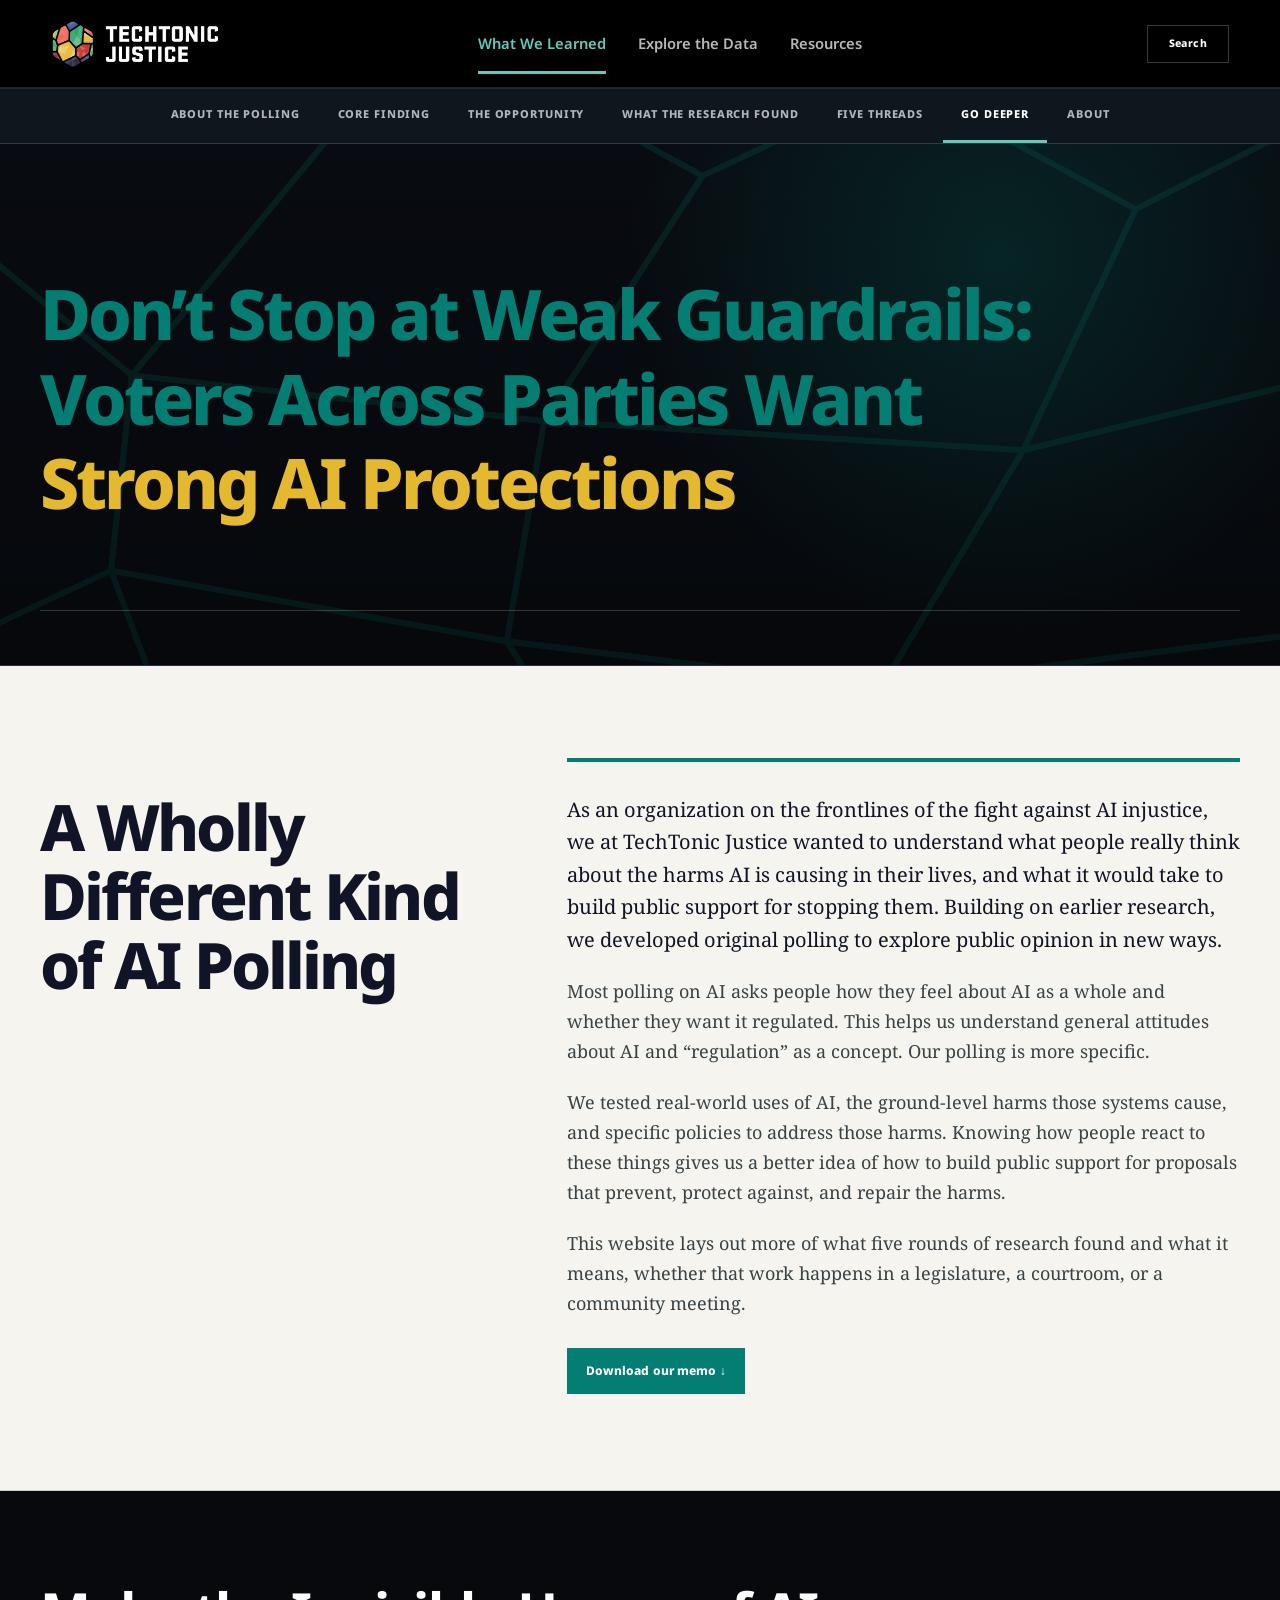
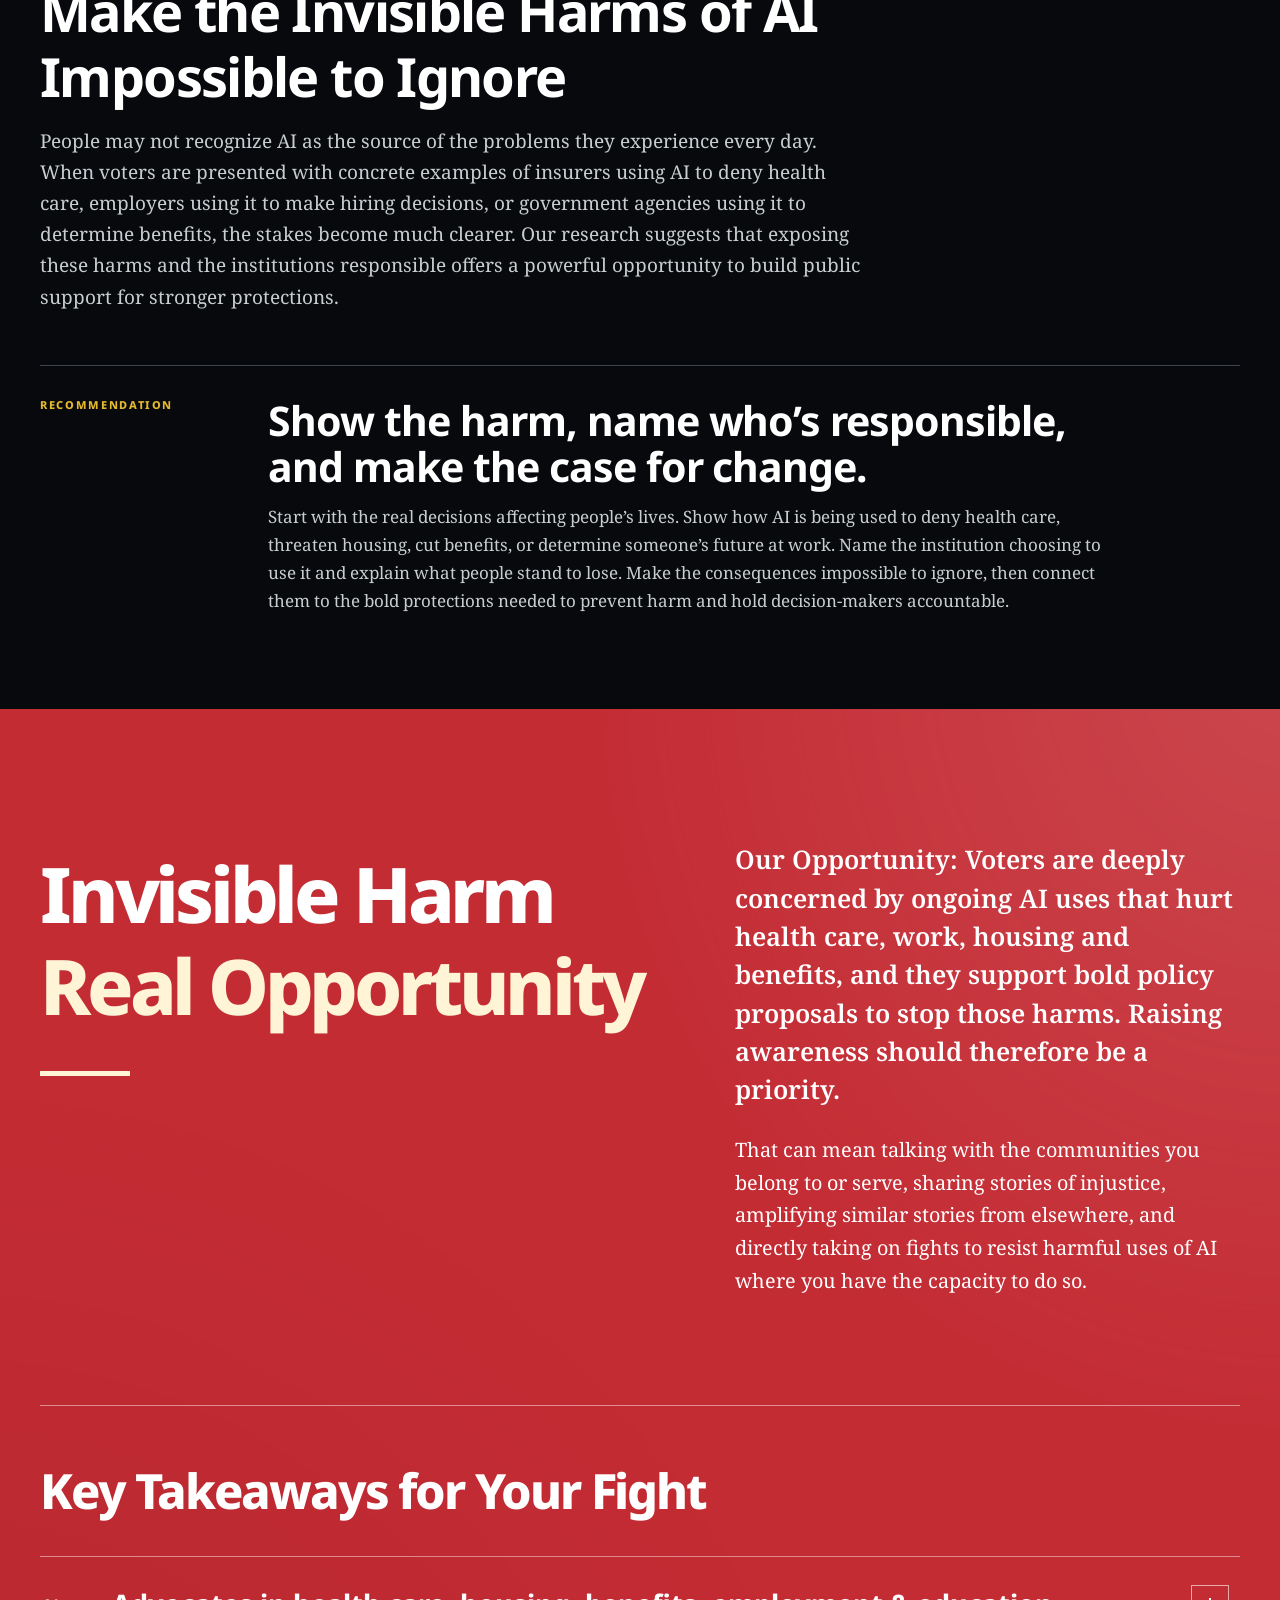
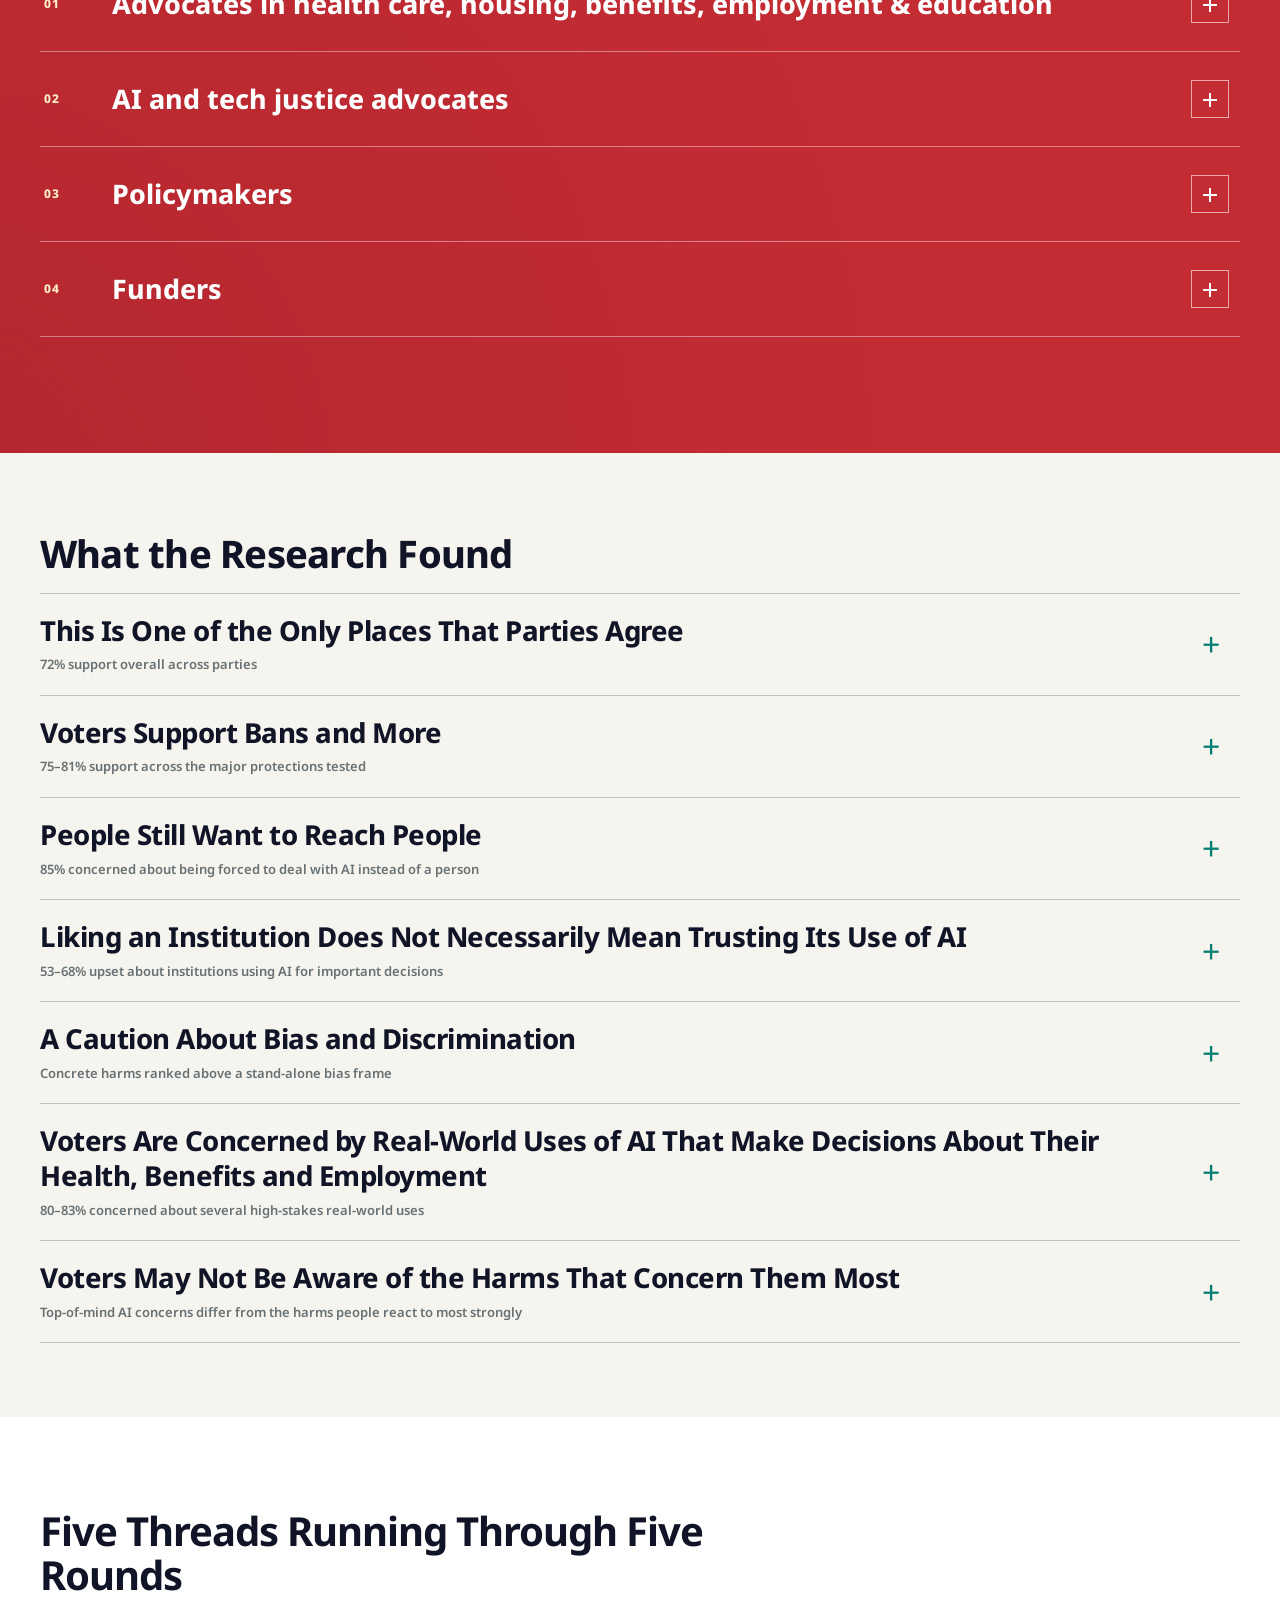
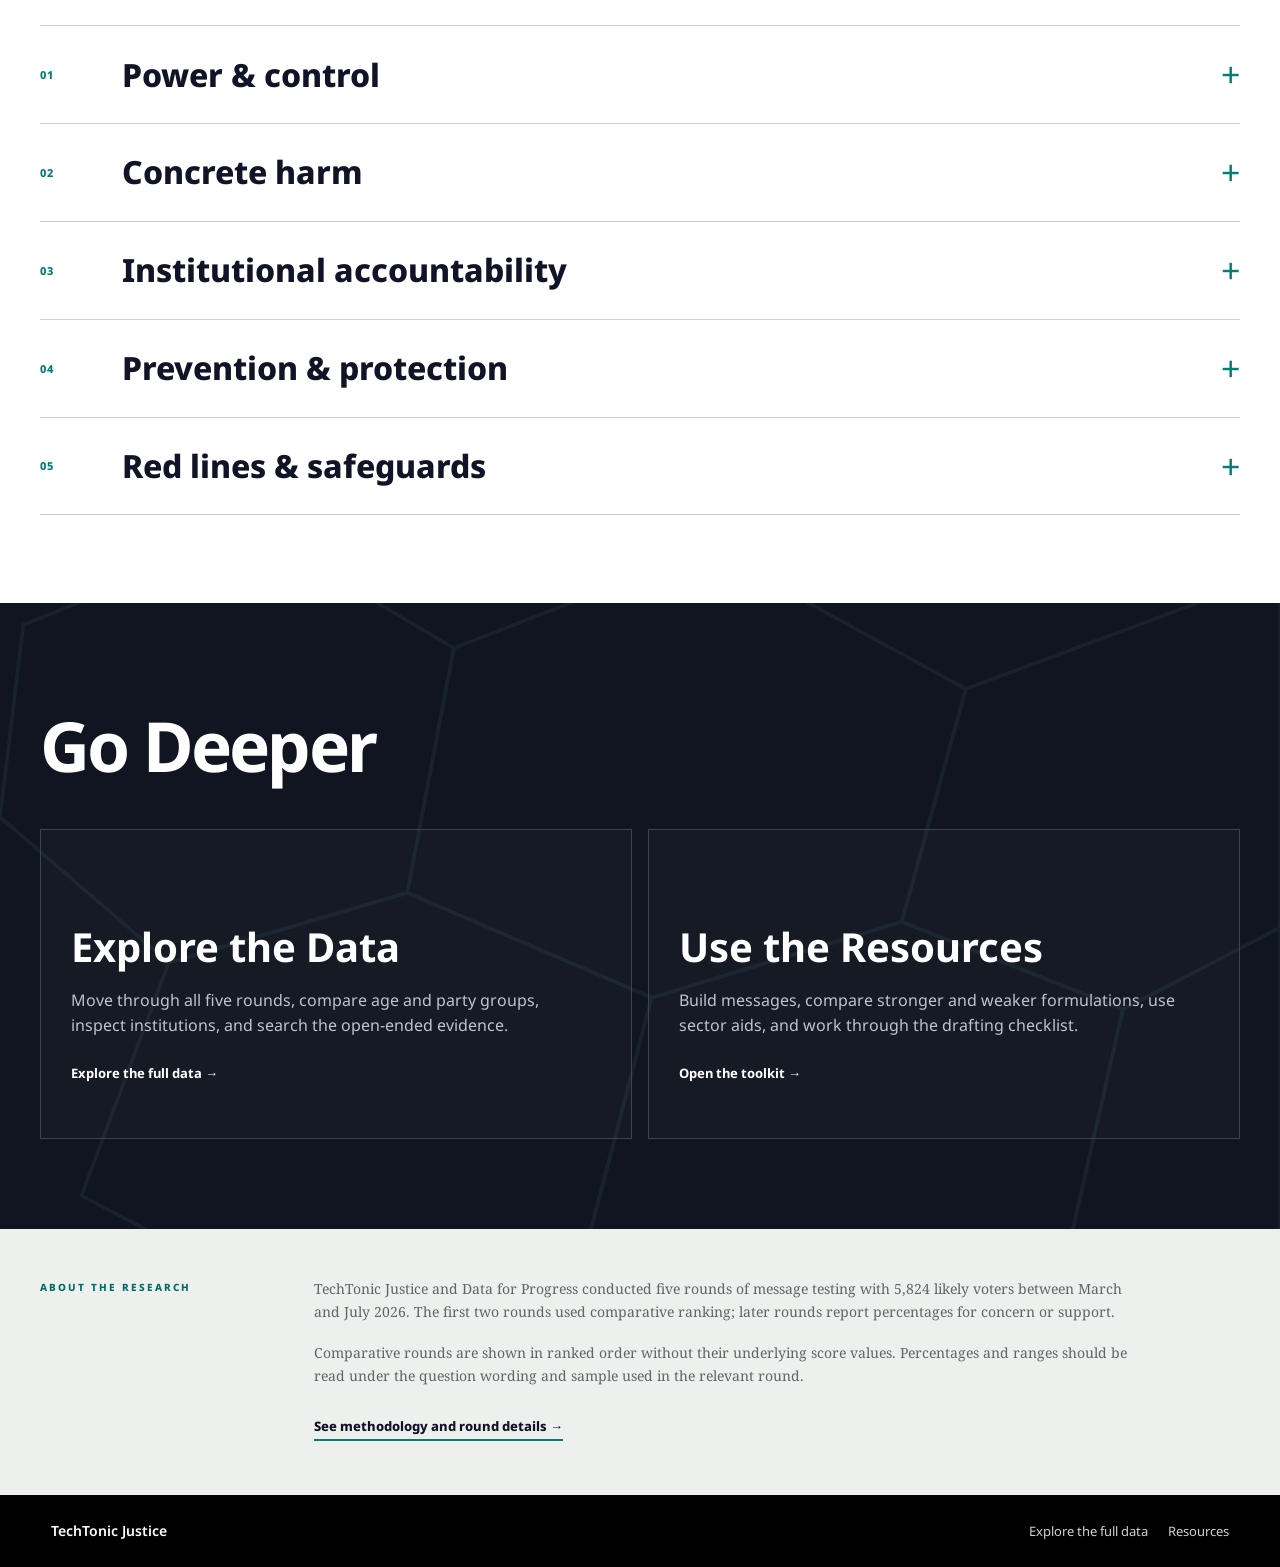
<file: index.html>
<!doctype html>
<html lang="en">
<head>
<meta charset="utf-8" />
<meta name="viewport" content="width=device-width, initial-scale=1" />
<meta name="robots" content="noindex, nofollow, noarchive" />
<meta name="googlebot" content="noindex, nofollow, noarchive" />
<title>TechTonic Justice — Message Testing Research</title>
<link rel="preconnect" href="https://fonts.googleapis.com">
<link rel="preconnect" href="https://fonts.gstatic.com" crossorigin>
<link href="https://fonts.googleapis.com/css2?family=Noto+Sans:wght@400;500;600;700;800&family=Noto+Serif:ital,wght@0,400;0,600;1,400;1,600&display=swap" rel="stylesheet">
<style>
:root{
  --jade:#047E72; --dark-blue:#2D2A40; --burnt:#83161E; --red:#C42C34;
  --green:#00A26A; --lime:#92B93E; --medium-blue:#395399; --earth:#AB604D;
  --marigold:#E4B82F; --coral:#EC5E55; --light-gray:#F1F2F2; --black:#000; --white:#fff;
  --accent:#047E72; --scene-bg:#fff; --scene-text:#111426;
}
*{box-sizing:border-box}
html,body{margin:0;width:100%;min-height:100%;background:#000;color:#111426}
body{font-family:"Noto Serif",Georgia,serif;overflow:hidden}
a,button{font:inherit}
.app{height:100vh;min-height:720px;display:grid;grid-template-rows:88px 1fr 72px;background:#000}
.header{background:#000;color:#fff;display:flex;align-items:center;justify-content:space-between;padding:0 5.2vw;border-bottom:1px solid rgba(255,255,255,.13)}
.logo{height:50px;width:auto;display:block}
.nav{display:flex;gap:44px;align-items:center;font-family:"Noto Sans",Arial,sans-serif;font-size:15px;font-weight:600}
.nav a{color:#fff;text-decoration:none;opacity:.72;padding:31px 0 25px;border-bottom:3px solid transparent}
.nav a.active{opacity:1;border-bottom-color:var(--jade)}
.ux-site-search-trigger{min-width:82px;height:38px;margin-left:24px;padding:0 12px;border:1px solid rgba(255,255,255,.22);background:transparent;color:#fff;font-family:"Noto Sans",Arial,sans-serif;font-size:10.5px;font-weight:700;letter-spacing:.04em;cursor:pointer}
.ux-site-search-trigger:hover{background:rgba(255,255,255,.04)}
.stage{position:relative;overflow:hidden;background:var(--scene-bg);color:var(--scene-text);transition:background .55s ease,color .55s ease}
.stage::before{content:"";position:absolute;inset:0;pointer-events:none;opacity:.07;background-image:url("data:image/svg+xml,%3Csvg xmlns='http://www.w3.org/2000/svg' viewBox='0 0 800 600'%3E%3Cg fill='none' stroke='%23047E72' stroke-width='7'%3E%3Cpath d='M25 70 155 15 260 85 240 235 110 280 0 205Z'/%3E%3Cpath d='M260 85 400 25 535 110 510 255 370 300 240 235Z'/%3E%3Cpath d='M535 110 700 45 800 120 800 290 650 330 510 255Z'/%3E%3Cpath d='M110 280 240 235 370 300 350 455 205 500 80 425Z'/%3E%3Cpath d='M370 300 510 255 650 330 620 485 485 540 350 455Z'/%3E%3Cpath d='M650 330 800 290 800 600 620 485Z'/%3E%3C/g%3E%3C/svg%3E");background-size:cover;background-position:right center}
.scene{position:absolute;inset:0;display:grid;grid-template-columns:minmax(0,1.28fr) minmax(370px,.72fr);opacity:1;transform:translateY(0);transition:opacity .38s ease,transform .38s ease}
.stage.changing .scene{opacity:0;transform:translateY(18px)}
.story{position:relative;z-index:2;padding:5.8vh 5vw 8.5vh 6vw;display:flex;flex-direction:column;justify-content:center;min-width:0}
.eyebrow{font-family:"Noto Sans",Arial,sans-serif;font-size:12px;letter-spacing:.24em;text-transform:uppercase;font-weight:700;color:var(--accent);margin-bottom:18px}
.scene-index{display:flex;align-items:center;gap:12px;font-family:"Noto Sans",Arial,sans-serif;font-size:13px;font-weight:700;letter-spacing:.08em;text-transform:uppercase;margin-bottom:25px;opacity:.72}
.scene-index .rule{width:48px;height:3px;background:var(--accent)}
.title{font-family:"Noto Sans",Arial,sans-serif;font-weight:800;letter-spacing:-.052em;line-height:.94;font-size:clamp(58px,5.5vw,96px);max-width:980px;margin:0 0 28px;color:inherit}
.title .just{color:var(--accent)}
.stage.intro .title{font-size:clamp(46px,4.15vw,70px);line-height:1.02;letter-spacing:-.045em;max-width:920px}
.stage.intro .title .just{display:block;font-size:clamp(72px,6.1vw,108px);line-height:.94;letter-spacing:-.055em;margin-top:18px}
.lede{font-size:clamp(21px,1.65vw,29px);line-height:1.46;max-width:820px;margin:0 0 36px;color:inherit;opacity:.83}
.headline-block{max-width:900px;border-top:1px solid rgba(17,20,38,.18);padding-top:24px;display:grid;grid-template-columns:240px 1fr;gap:28px}
.stage.dark .headline-block{border-top-color:rgba(255,255,255,.20)}
.headline-label{font-family:"Noto Sans",Arial,sans-serif;font-size:12px;letter-spacing:.18em;text-transform:uppercase;font-weight:700;color:var(--accent)}
.headline-copy{font-size:18px;line-height:1.55;opacity:.78}
.visual{position:relative;z-index:2;background:#000;color:#fff;display:flex;align-items:center;justify-content:center;padding:5vh 4.4vw;overflow:hidden;border-left:1px solid rgba(0,0,0,.10)}
.visual::before{content:"";position:absolute;inset:-7%;opacity:.20;background-image:url("data:image/svg+xml,%3Csvg xmlns='http://www.w3.org/2000/svg' viewBox='0 0 600 800'%3E%3Cg fill='none' stroke='%23ffffff' stroke-width='4'%3E%3Cpath d='M62 18 206 0 306 102 284 250 146 294 18 188Z'/%3E%3Cpath d='M306 102 442 52 600 138 600 280 470 330 284 250Z'/%3E%3Cpath d='M18 188 146 294 130 446 20 496 0 430 0 220Z'/%3E%3Cpath d='M146 294 284 250 470 330 440 500 268 554 130 446Z'/%3E%3Cpath d='M470 330 600 280 600 540 540 574 440 500Z'/%3E%3Cpath d='M20 496 130 446 268 554 240 722 92 770 0 680 0 526Z'/%3E%3Cpath d='M268 554 440 500 540 574 512 746 354 800 240 722Z'/%3E%3Cpath d='M540 574 600 540 600 800 512 746Z'/%3E%3C/g%3E%3C/svg%3E");background-size:cover}
.visual::after{content:"";position:absolute;inset:0;background:linear-gradient(180deg,color-mix(in srgb,var(--accent) 35%,transparent),transparent 44%,rgba(0,0,0,.32));opacity:.78}
.visual-inner{position:relative;z-index:2;width:100%;max-width:520px}
.visual-kicker{font-family:"Noto Sans",Arial,sans-serif;font-size:12px;letter-spacing:.22em;text-transform:uppercase;color:rgba(255,255,255,.72);margin-bottom:20px}
.intro-words{display:grid;gap:8px;margin-top:12px}
.intro-word{font-family:"Noto Sans",Arial,sans-serif;font-size:clamp(38px,4vw,66px);font-weight:800;letter-spacing:-.035em;line-height:1;color:#fff}
.intro-word:nth-child(1){color:var(--jade)} .intro-word:nth-child(2){color:var(--marigold)} .intro-word:nth-child(3){color:var(--coral)}
.big-number{font-family:"Noto Sans",Arial,sans-serif;font-size:clamp(96px,9vw,168px);line-height:.82;font-weight:800;letter-spacing:-.06em;color:var(--accent);margin:0 0 22px}
.visual h2{font-family:"Noto Sans",Arial,sans-serif;font-size:32px;line-height:1.1;margin:0 0 14px;color:#fff}
.visual p{font-size:18px;line-height:1.48;margin:0 0 28px;color:rgba(255,255,255,.85)}
.bars{display:flex;flex-direction:column;gap:14px}
.bar-row{display:grid;grid-template-columns:1fr 64px;gap:14px;align-items:end}
.bar-label{font-family:"Noto Sans",Arial,sans-serif;font-size:13px;line-height:1.25;color:#fff}
.track{height:10px;background:rgba(255,255,255,.14);border-radius:999px;overflow:hidden;margin-top:8px}
.fill{height:100%;background:linear-gradient(90deg,color-mix(in srgb,var(--accent) 78%,white),var(--accent));border-radius:999px}
.bar-value{font-family:"Noto Sans",Arial,sans-serif;font-weight:700;font-size:18px;text-align:right;color:#fff}
.method{margin-top:24px;padding-top:18px;border-top:1px solid rgba(255,255,255,.18);font-family:"Noto Sans",Arial,sans-serif;font-size:12px;line-height:1.5;color:rgba(255,255,255,.64)}
.controls{position:absolute;z-index:8;left:6vw;right:4.4vw;bottom:3.2vh;display:flex;align-items:center;gap:20px}
.progress{display:flex;gap:8px;flex:1;max-width:620px}
.segment{height:4px;flex:1;background:rgba(100,104,118,.22);overflow:hidden;border-radius:999px}.stage.dark .segment{background:rgba(255,255,255,.16)}
.segment span{display:block;height:100%;width:0;background:var(--accent)}
.segment.done span{width:100%}.segment.active span{animation:fill 3s linear forwards}
@keyframes fill{from{width:0}to{width:100%}}
.control{border:0;background:transparent;color:inherit;font-family:"Noto Sans",Arial,sans-serif;font-size:14px;font-weight:700;cursor:pointer;opacity:.76}.control:hover{opacity:1;text-decoration:underline}
.footer{background:#000;color:#fff;display:flex;align-items:center;justify-content:space-between;padding:0 5.2vw;font-family:"Noto Sans",Arial,sans-serif}
.footer-left{font-size:14px;font-weight:600}.footer-links{display:flex;gap:36px;font-size:13px}.footer a{color:#fff;text-decoration:none;opacity:.82}
.completion{position:absolute;inset:0;z-index:20;display:none;background:#fff;color:#111426;grid-template-columns:1.05fr .95fr}
.completion.show{display:grid}.completion-left{padding:9vh 7vw;display:flex;flex-direction:column;justify-content:center}.completion-right{background:#000;position:relative;display:flex;align-items:center;justify-content:center;padding:7vw;color:#fff;overflow:hidden}.completion-right::before{content:"";position:absolute;inset:0;opacity:.16;background-image:url("data:image/svg+xml,%3Csvg xmlns='http://www.w3.org/2000/svg' viewBox='0 0 600 800'%3E%3Cg fill='none' stroke='%23ffffff' stroke-width='4'%3E%3Cpath d='M62 18 206 0 306 102 284 250 146 294 18 188Z'/%3E%3Cpath d='M306 102 442 52 600 138 600 280 470 330 284 250Z'/%3E%3Cpath d='M18 188 146 294 130 446 20 496 0 430 0 220Z'/%3E%3Cpath d='M146 294 284 250 470 330 440 500 268 554 130 446Z'/%3E%3Cpath d='M470 330 600 280 600 540 540 574 440 500Z'/%3E%3Cpath d='M20 496 130 446 268 554 240 722 92 770 0 680 0 526Z'/%3E%3Cpath d='M268 554 440 500 540 574 512 746 354 800 240 722Z'/%3E%3Cpath d='M540 574 600 540 600 800 512 746Z'/%3E%3C/g%3E%3C/svg%3E");background-size:cover}.completion h1{font-family:"Noto Sans",Arial,sans-serif;font-size:clamp(60px,6vw,98px);line-height:.96;letter-spacing:-.05em;margin:0 0 26px}.completion p{font-size:24px;line-height:1.45;max-width:700px;margin:0 0 32px}.choices{display:flex;gap:14px;flex-wrap:wrap}.choice{font-family:"Noto Sans",Arial,sans-serif;font-weight:700;text-decoration:none;padding:14px 20px;border:2px solid #000;color:#000;background:#fff}.choice.primary{background:#000;color:#fff}.completion-right blockquote{position:relative;z-index:2;font-size:32px;line-height:1.42;margin:0;max-width:440px}
@media(max-width:980px){body{overflow:auto}.app{height:auto;min-height:100vh;grid-template-rows:76px auto 72px}.header{padding:0 24px}.logo{height:42px}.nav{gap:18px;font-size:12px}.ux-site-search-trigger{min-width:76px;height:34px;margin-left:12px}.nav a{padding:28px 0 22px}.stage{min-height:980px}.scene{grid-template-columns:1fr;position:relative}.story{padding:52px 28px 120px}.visual{padding:46px 28px 70px}.controls{left:28px;right:28px;bottom:28px}.headline-block{grid-template-columns:1fr;gap:10px}.footer{padding:0 24px}.completion.show{grid-template-columns:1fr}.completion-right{display:none}}
</style>
<style>
[hidden]{display:none!important}body.section-open{overflow:auto}body.section-open .app{height:auto;min-height:100vh;grid-template-rows:88px auto 72px}.section-view{min-height:calc(100vh - 120px);background:#f6f5f0;color:#111426;padding:8vh max(5vw,24px) 12vh}.section-heading{max-width:1000px;margin:0 auto 50px}.section-heading h1{font-size:clamp(3.5rem,9vw,9rem);line-height:.92;letter-spacing:-.065em;margin:28px 0}.section-heading h1 span{color:#047e72}.section-heading p{max-width:680px;font-size:clamp(1.1rem,2vw,1.5rem);line-height:1.45}.round-tabs{display:flex;gap:8px;overflow:auto;max-width:1100px;margin:0 auto 36px;padding-bottom:8px}.round-tabs button,.round-nav button,.theme-links button{cursor:pointer;border:1px solid #a6aaa8;background:transparent;padding:12px 18px;font:inherit;color:inherit;white-space:nowrap}.round-tabs button.active,.round-tabs button:hover,.round-nav button:hover:not(:disabled),.theme-links button:hover{background:#047e72;color:white;border-color:#047e72}.round-nav button:disabled{opacity:.3;cursor:default}.round{display:none;max-width:1100px;margin:auto;border-top:5px solid #047e72;padding:26px 0 50px}.round.active{display:block}.round-top,.round-meta,.evidence-label,.resource-row{display:flex;justify-content:space-between;gap:18px}.round-top{align-items:center}.round-nav{display:flex;gap:8px}.round h2{font-size:clamp(2.4rem,5.5vw,5rem);line-height:1;letter-spacing:-.04em;max-width:850px;margin:40px 0}.round-meta{flex-wrap:wrap;border-top:1px solid #bbb;border-bottom:1px solid #bbb;padding:18px 0;text-transform:uppercase;font-size:.85rem;letter-spacing:.1em}.tested{font-size:1.15rem;margin:28px 0}.evidence-rows{max-width:860px}.evidence-row{padding:13px 0}.evidence-label{font-size:1rem;line-height:1.3}.evidence-label b{white-space:nowrap}.evidence-track{height:7px;background:#e3e3df;margin-top:9px}.evidence-track span{display:block;height:100%;background:#047e72}.interpretation{font-size:1.4rem;max-width:770px;line-height:1.4;border-left:4px solid #e4b82f;padding-left:24px;margin:48px 0 24px}.method-note,.source-note,.cross-theme p{color:#4d5057;line-height:1.5;max-width:800px}.cross-theme,.source-note{max-width:1100px;margin:60px auto}.cross-theme{border-top:1px solid #aaa;padding-top:40px}.cross-theme h2,.practice h2{font-size:clamp(2rem,5vw,4rem);letter-spacing:-.04em}.theme-links{display:flex;gap:8px;flex-wrap:wrap}.resource-list{max-width:1100px;margin:auto}.resource-group{margin:55px 0}.resource-group h2{font-size:clamp(1.7rem,3vw,3rem);letter-spacing:-.03em}.resource-row{align-items:center;padding:24px 0;border-top:1px solid #aeb1ac;text-decoration:none;color:inherit}.resource-row:last-child{border-bottom:1px solid #aeb1ac}.resource-row:hover{color:#047e72}.resource-row strong,.resource-row small{display:block}.resource-row strong{font-size:1.25rem}.resource-row small{margin-top:7px;color:#52575b;line-height:1.4}.download{white-space:nowrap}.practice{max-width:1100px;margin:80px auto 0;background:#082421;color:white;padding:clamp(25px,5vw,70px)}.practice p{max-width:700px;line-height:1.5;font-size:1.2rem}.nav a.active{color:#047e72}@media(max-width:650px){.section-view{padding-top:55px}.round-top{align-items:flex-start;flex-direction:column}.round-nav button{padding:10px}.resource-row{align-items:flex-start}.download{font-size:.8rem}.round-meta{gap:10px}.section-heading{margin-bottom:30px}}
</style>
<style>
/* Keep the cinematic sequence readable and operable on touch screens. */
@media (max-width:980px){
  html,body{overflow-x:hidden}
  .app,body.section-open .app{height:auto;min-height:100dvh;display:flex;flex-direction:column}
  .header{flex:none;min-height:76px}
  .stage{min-height:0;overflow:visible}
  .scene{position:relative;inset:auto;display:flex;flex-direction:column}
  .story{padding:clamp(38px,6vw,70px) clamp(24px,5vw,54px) 42px;min-height:0}
  .visual{min-height:300px;padding:42px clamp(24px,5vw,54px);border-left:0;border-top:1px solid rgba(0,0,0,.12)}
  .visual-inner{max-width:650px}
  .controls{position:relative;inset:auto;display:flex;flex-wrap:wrap;gap:18px;padding:22px clamp(24px,5vw,54px) 28px;background:var(--scene-bg);color:var(--scene-text)}
  .progress{flex-basis:100%;max-width:none;order:-1}
  .control{min-height:44px;padding:8px 12px;margin-left:-12px}
  .completion.show{position:relative;inset:auto;display:grid;grid-template-columns:1fr}
  .stage:has(.completion.show) .scene,.stage:has(.completion.show) .controls{display:none}
  .completion-left{padding:65px clamp(24px,6vw,70px)}
  .completion-right{display:flex;min-height:250px;padding:50px clamp(24px,6vw,70px)}
  .footer{min-height:72px;gap:14px}
  .section-view{min-height:0}
}
@media (max-width:650px){
  .header{display:flex;flex-direction:column;align-items:stretch;gap:10px;padding:16px 20px 0}
  .logo{height:36px;max-width:100%;align-self:flex-start}
  .nav{width:100%;gap:8px;justify-content:space-between;font-size:11px;letter-spacing:-.015em}
  .nav a{padding:11px 0 13px;white-space:nowrap;text-align:center}
  .story{padding:40px 22px 34px}
  .title,.stage.intro .title{font-size:clamp(38px,10.5vw,58px);line-height:1.02;letter-spacing:-.045em;overflow-wrap:break-word}
  .stage.intro .title .just{font-size:clamp(48px,12vw,72px);margin-top:12px}
  .lede{font-size:18px;line-height:1.48;margin-bottom:28px}
  .headline-block{padding-top:18px}.headline-copy{font-size:16px}
  .visual{min-height:270px;padding:36px 22px 40px}
  .intro-word{font-size:clamp(32px,9vw,48px)}
  .big-number{font-size:clamp(74px,20vw,115px)}
  .visual h2{font-size:26px}.visual p{font-size:16px}
  .controls{padding:20px 22px 24px;gap:10px;justify-content:space-between}
  .control{font-size:14px;margin:0;padding:8px 10px}
  .completion-left{padding:56px 22px 42px}.completion h1{font-size:clamp(44px,12vw,68px)}
  .completion p{font-size:18px}.completion-right{min-height:210px;padding:35px 22px}
  .completion-right blockquote{font-size:22px}.choices{gap:10px}.choice{padding:12px 14px;font-size:13px}
  .footer{padding:18px 22px;align-items:flex-start;flex-direction:column;justify-content:center}
  .footer-left,.footer-links{font-size:11px}.footer-links{gap:20px;flex-wrap:wrap}
  .section-view{padding:42px 22px 80px}
  .section-heading h1{font-size:clamp(44px,12vw,72px);overflow-wrap:break-word}
  .round-tabs{margin-right:-22px;padding-right:22px;scrollbar-width:thin}
  .round h2{font-size:clamp(34px,9vw,52px);overflow-wrap:break-word}
  .round-meta{font-size:12px;letter-spacing:.04em}
  .evidence-label{gap:12px}.evidence-label span{min-width:0;overflow-wrap:anywhere}
  .evidence-label b{flex:none}.interpretation{font-size:18px;padding-left:16px;margin-top:36px}
  .resource-group{margin:42px 0}.resource-row{flex-direction:column;gap:12px;padding:19px 0}
  .resource-row strong{font-size:18px;overflow-wrap:anywhere}.download{font-size:13px}
  .practice{margin-top:55px}.practice p{font-size:17px}
}
@media (max-width:370px){.nav{font-size:10px;gap:5px}.nav a{white-space:normal;line-height:1.2;max-width:33%}}
@media (max-width:650px){
  .story{padding:27px 22px 24px}
  .eyebrow{font-size:10px;margin-bottom:12px;letter-spacing:.2em}
  .scene-index{font-size:11px;margin-bottom:18px}
  .title,.stage.intro .title{font-size:clamp(33px,9vw,43px);line-height:1.04;margin-bottom:20px}
  .stage.intro .title .just{font-size:clamp(42px,11vw,56px)}
  .lede{font-size:16px;line-height:1.43;margin-bottom:22px}
  .headline-block{gap:8px;padding-top:16px}
  .headline-label{font-size:10px}.headline-copy{font-size:15px;line-height:1.45}
  .scene{padding-bottom:90px}
  .controls{position:fixed;inset:auto 0 0;z-index:30;padding:10px 20px max(12px,env(safe-area-inset-bottom));gap:3px 8px;box-shadow:0 -8px 22px rgba(0,0,0,.17)}
  .progress{height:4px;gap:5px;margin-bottom:3px}
  .segment.active span{animation-duration:10s}
  .control{font-size:13px;min-height:38px}
  .visual{padding:30px 22px 35px;min-height:0}
  .visual-kicker{font-size:10px;margin-bottom:12px}
  .visual h2{font-size:24px}.visual p{font-size:15px;margin-bottom:20px}
  .big-number{font-size:clamp(68px,18vw,90px);margin-bottom:15px}
  .bar-row{grid-template-columns:minmax(0,1fr) 52px;gap:8px}
  .bar-label{font-size:12px}.bar-value{font-size:15px}
  .stage:has(.completion.show) .scene{padding-bottom:0}
}
@media (max-width:650px){
  body:not(.section-open){overflow:hidden}
  body:not(.section-open) .app{height:100dvh;min-height:0;overflow:hidden}
  body:not(.section-open) .header{flex:none;padding:10px 18px 0;gap:5px}
  body:not(.section-open) .logo{height:29px}
  body:not(.section-open) .nav{font-size:10px}
  body:not(.section-open) .nav a{padding:8px 0 10px}
  body:not(.section-open) .stage{flex:1;min-height:0;overflow:hidden}
  body:not(.section-open) .footer{display:none}
  .scene{position:absolute;inset:0;display:flex;flex-direction:column;padding-bottom:64px}
  .story{flex:none;min-height:0;max-height:53%;overflow:hidden;padding:17px 20px 12px;justify-content:center}
  .eyebrow{font-size:9px;letter-spacing:.13em;margin-bottom:6px}
  .scene-index{font-size:10px;margin-bottom:9px;gap:8px}.scene-index .rule{width:27px;height:2px}
  .title,.stage.intro .title{font-size:clamp(27px,7.5vw,37px);line-height:1.03;margin:0 0 10px}
  .stage.intro .title{font-size:0;line-height:1;margin-bottom:10px}
  .stage.intro .title .just{font-size:clamp(38px,10vw,52px);line-height:1.01;margin:0}
  .lede{font-size:13px;line-height:1.33;margin:0 0 10px}
  .headline-block{padding-top:9px;gap:3px}
  .headline-label{font-size:9px;letter-spacing:.12em}
  .headline-copy{font-size:12px;line-height:1.3}
  .visual{flex:1;min-height:0;overflow:hidden;align-items:center;padding:12px 20px 16px}
  .visual-kicker{font-size:9px;letter-spacing:.15em;margin-bottom:6px}
  .intro-words{display:flex;flex-wrap:wrap;gap:5px 12px;margin-top:5px}
  .intro-word{font-size:clamp(17px,5vw,24px)}
  .big-number{font-size:clamp(45px,13vw,65px);margin-bottom:5px}
  .visual h2{font-size:18px;line-height:1.1;margin-bottom:5px}
  .visual p{font-size:12px;line-height:1.3;margin-bottom:9px}
  .bars{gap:6px}.bar-row{grid-template-columns:minmax(0,1fr) 44px;gap:7px}
  .bar-row:nth-child(n+3),.method{display:none}
  .bar-label{font-size:10px}.bar-value{font-size:12px}.track{height:5px;margin-top:3px}
  .method{font-size:10px;margin-top:8px;padding-top:7px;line-height:1.3}
  .controls{padding:7px 17px max(8px,env(safe-area-inset-bottom));gap:0 7px}
  .progress{height:3px;margin-bottom:1px}.control{font-size:12px;min-height:34px}
  .segment.active span{animation-duration:5s}
  .completion.show{height:100%;overflow:auto}
  .completion-left{padding:25px 20px}.completion h1{font-size:clamp(38px,10vw,52px);margin-bottom:12px}
  .completion p{font-size:14px;margin-bottom:18px}.completion-right{display:none}
}
@media (max-width:650px) and (max-height:620px){
  .story{max-height:55%;padding-top:10px;padding-bottom:8px}
  .title,.stage.intro .title .just{font-size:30px}
  .lede{font-size:12px}.headline-copy{font-size:11px}
  .visual p,.method{display:none}
}
/* Phone tour: one cinematic frame per viewport. Full detail remains in Explore. */
@media (prefers-reduced-motion:reduce){.segment.active span{animation:none;width:100%}.scene,.stage{transition:none}}
.stage.paused .segment.active span{animation-play-state:paused}

</style><link rel="stylesheet" href="explore.css?v=3" /><link rel="stylesheet" href="resources.css?v=3" /><link rel="stylesheet" href="completion.css?v=1" /><link rel="stylesheet" href="responsive.css?v=1" /></head>
<body>
<div class="app">
  <header class="header">
    <a class="ttj-logo-link" href="https://www.techtonicjustice.org/" target="_blank" rel="noopener noreferrer" aria-label="Visit TechTonic Justice website (opens in a new tab)" style="display:inline-flex;align-items:center;flex-shrink:0"><img class="logo" src="[data-uri]" alt="TechTonic Justice" /></a>
    <nav class="nav" aria-label="Primary">
      <a class="active" href="#tour">What We Learned</a>
      <a href="#explore">Explore the Data</a>
      <a href="#resources">Resources</a>
    </nav>
    <button type="button" class="ux-site-search-trigger" aria-haspopup="dialog" aria-controls="ux-site-search" aria-expanded="false"><span>Search</span></button>
  </header>
  <main class="stage" id="tour" aria-live="polite">
    <div class="scene" id="scene">
      <section class="story">
        <div class="eyebrow" id="eyebrow"></div>
        <div class="scene-index"><span class="rule"></span><span id="sceneIndex"></span></div>
        <h1 class="title" id="title"></h1>
        <p class="lede" id="lede"></p>
        <div class="headline-block" id="headlineBlock">
          <div class="headline-label" id="headlineLabel"></div>
          <div class="headline-copy" id="headlineCopy"></div>
        </div>
      </section>
      <aside class="visual" aria-label="Supporting evidence">
        <div class="visual-inner" id="visualInner"></div>
      </aside>
    </div>
    <div class="controls">
      <div class="progress" id="progress"></div>
      <button class="control" id="pauseBtn" type="button">Pause</button>
      <button class="control" id="prevBtn" type="button">Previous</button>
      <button class="control" id="nextBtn" type="button">Next</button>
    </div>
    <section class="completion" id="completion">
      <div class="completion-left">
        <div class="eyebrow">Tour complete</div>
        <h1>The Message is Clear<span class="completion-ellipsis">...</span><span class="completion-line">It is not <em>(just)</em> about AI<span class="completion-stop">.</span></span></h1>
        <p>Explore the five rounds of evidence, or use the practical resources to put the findings to work.</p>
        <div class="choices">
          <a class="choice primary" href="#explore">Explore the full data</a>
          <a class="choice" href="#resources">Use the resources</a>
          <button class="choice" id="restartBtn" type="button">Restart the tour</button>
        </div>
      </div>
      <div class="completion-right"><blockquote><span>POWER</span><span>CONSEQUENCES</span><span>RESPONSIBILITY</span></blockquote></div>
    </section>
  </main>
<section class="section-view" id="data-view" hidden><div class="section-heading"><div class="eyebrow">02 / Evidence</div><h1>Explore the data<span>.</span></h1><p>Five rounds of TechTonic Justice + Data for Progress research.</p></div><div class="round-tabs" role="group" aria-label="Research rounds"><button type="button" data-go="1" aria-label="Round 01">01</button><button type="button" data-go="2" aria-label="Round 02">02</button><button type="button" data-go="3" aria-label="Round 03">03</button><button type="button" data-go="4" aria-label="Round 04">04</button><button type="button" data-go="5" aria-label="Round 05">05</button></div><article class="round" id="round-1" data-round="1"><div class="round-top"><div class="eyebrow">Round 01</div><div class="round-nav"><button type="button" data-go="0" disabled>← Previous</button><button type="button" data-go="2" >Next →</button></div></div><h2>Main concerns about government use of AI</h2><div class="round-meta"><span>Mar 6–9, 2026</span><span>N=1,242 likely voters</span><span>Ranked comparison</span></div><p class="tested">Tested: main concerns about government use of ai</p><div class="evidence-rows"><div class="evidence-row"><div class="evidence-label"><span>Public services harder to use</span><b>Highest</b></div></div><div class="evidence-row"><div class="evidence-label"><span>One mistake harms millions</span><b>Second</b></div></div><div class="evidence-row"><div class="evidence-label"><span>Misleading the public with fake media</span><b>Third</b></div></div><div class="evidence-row"><div class="evidence-label"><span>No one takes responsibility for harm</span><b>Fourth</b></div></div><div class="evidence-row"><div class="evidence-label"><span>Wrongful fraud flags or benefit cuts</span><b>Fifth</b></div></div></div><p class="interpretation"><strong>What this suggests.</strong> Concrete consequences and service failures outranked abstract technical warnings.</p><p class="method-note">Items are shown in ranked order. Comparative score values are not displayed.</p></article><article class="round" id="round-2" data-round="2"><div class="round-top"><div class="eyebrow">Round 02</div><div class="round-nav"><button type="button" data-go="1" >← Previous</button><button type="button" data-go="3" >Next →</button></div></div><h2>Which broader AI harms feel most serious?</h2><div class="round-meta"><span>Mar 20–23, 2026</span><span>N=1,193 likely voters</span><span>Ranked comparison</span></div><p class="tested">Tested: which broader ai harms feel most serious?</p><div class="evidence-rows"><div class="evidence-row"><div class="evidence-label"><span>Insurer AI denies doctor-recommended care</span><b>Highest</b></div></div><div class="evidence-row"><div class="evidence-label"><span>Data centers strain water and power</span><b>Second</b></div></div><div class="evidence-row"><div class="evidence-label"><span>Government outsources programs to tech firms</span><b>Third</b></div></div><div class="evidence-row"><div class="evidence-label"><span>Benefits, housing or jobs cut without accountability</span><b>Fourth</b></div></div><div class="evidence-row"><div class="evidence-label"><span>Tracking data without meaningful consent</span><b>Fifth</b></div></div></div><p class="interpretation"><strong>What this suggests.</strong> The insurer denying doctor-recommended care was the standout relative concern.</p><p class="method-note">Items are shown in ranked order. Comparative score values are not displayed.</p></article><article class="round" id="round-3" data-round="3"><div class="round-top"><div class="eyebrow">Round 03</div><div class="round-nav"><button type="button" data-go="2" >← Previous</button><button type="button" data-go="4" >Next →</button></div></div><h2>Who controls consequential AI decisions?</h2><div class="round-meta"><span>Apr 24–27, 2026</span><span>N=1,167 likely voters</span><span>At least somewhat upset · %</span></div><p class="tested">Tested: who controls consequential ai decisions?</p><div class="evidence-rows"><div class="evidence-row"><div class="evidence-label"><span>Health insurance companies</span><b>68%</b></div><div class="evidence-track"><span style="width:68.0%"></span></div></div><div class="evidence-row"><div class="evidence-label"><span>Landlords</span><b>67%</b></div><div class="evidence-track"><span style="width:67.0%"></span></div></div><div class="evidence-row"><div class="evidence-label"><span>Private companies running public programs</span><b>67%</b></div><div class="evidence-track"><span style="width:67.0%"></span></div></div><div class="evidence-row"><div class="evidence-label"><span>State government officials</span><b>66%</b></div><div class="evidence-track"><span style="width:66.0%"></span></div></div><div class="evidence-row"><div class="evidence-label"><span>Big Tech companies</span><b>64%</b></div><div class="evidence-track"><span style="width:64.0%"></span></div></div><div class="evidence-row"><div class="evidence-label"><span>Employer</span><b>53%</b></div><div class="evidence-track"><span style="width:53.0%"></span></div></div></div><p class="interpretation"><strong>What this suggests.</strong> Even comparatively trusted institutions drew unease when placed in charge of consequential decisions.</p><p class="method-note">Percentages are shares of respondents under the question wording shown. Ranges preserve the source's split-sample or version variation.</p></article><article class="round" id="round-4" data-round="4"><div class="round-top"><div class="eyebrow">Round 04</div><div class="round-nav"><button type="button" data-go="3" >← Previous</button><button type="button" data-go="5" >Next →</button></div></div><h2>Concrete harms and lived consequences</h2><div class="round-meta"><span>Jul 2–5, 2026</span><span>N=1,164 likely voters</span><span>Extremely or very concerned · %</span></div><p class="tested">Tested: concrete harms and lived consequences</p><div class="evidence-rows"><div class="evidence-row"><div class="evidence-label"><span>Doctor-recommended treatment denied</span><b>73%</b></div><div class="evidence-track"><span style="width:73.0%"></span></div></div><div class="evidence-row"><div class="evidence-label"><span>Social Security or disability cut off</span><b>72%</b></div><div class="evidence-track"><span style="width:72.0%"></span></div></div><div class="evidence-row"><div class="evidence-label"><span>Falsely accused of benefits fraud</span><b>71%</b></div><div class="evidence-track"><span style="width:71.0%"></span></div></div><div class="evidence-row"><div class="evidence-label"><span>Charged more for groceries</span><b>71%</b></div><div class="evidence-track"><span style="width:71.0%"></span></div></div><div class="evidence-row"><div class="evidence-label"><span>Job rejection with no human involved</span><b>70%</b></div><div class="evidence-track"><span style="width:70.0%"></span></div></div><div class="evidence-row"><div class="evidence-label"><span>Forced to deal with AI instead of a person</span><b>69%</b></div><div class="evidence-track"><span style="width:69.0%"></span></div></div></div><p class="interpretation"><strong>What this suggests.</strong> Specific losses in care, benefits, prices and human recourse generated high concern. The separate forced-choice priority is a different measure.</p><p class="method-note">Percentages are shares of respondents under the question wording shown. Ranges preserve the source's split-sample or version variation.</p></article><article class="round" id="round-5" data-round="5"><div class="round-top"><div class="eyebrow">Round 05</div><div class="round-nav"><button type="button" data-go="4" >← Previous</button><button type="button" data-go="6" disabled>Next →</button></div></div><h2>What rules are people willing to support?</h2><div class="round-meta"><span>Jul 24–27, 2026</span><span>N=1,058 likely voters</span><span>Support · % or reported range</span></div><p class="tested">Tested: what rules are people willing to support?</p><div class="evidence-rows"><div class="evidence-row"><div class="evidence-label"><span>Meaningful penalties</span><b>77–81%</b></div><div class="evidence-track"><span style="width:77.0%"></span></div></div><div class="evidence-row"><div class="evidence-label"><span>Off switches</span><b>79–80%</b></div><div class="evidence-track"><span style="width:79.0%"></span></div></div><div class="evidence-row"><div class="evidence-label"><span>Safety proof before release</span><b>79–80%</b></div><div class="evidence-track"><span style="width:79.0%"></span></div></div><div class="evidence-row"><div class="evidence-label"><span>High-stakes bans</span><b>70–80%</b></div><div class="evidence-track"><span style="width:70.0%"></span></div></div><div class="evidence-row"><div class="evidence-label"><span>Safety proof before use</span><b>77%</b></div><div class="evidence-track"><span style="width:77.0%"></span></div></div><div class="evidence-row"><div class="evidence-label"><span>Community boards with legal authority</span><b>74–75%</b></div><div class="evidence-track"><span style="width:74.0%"></span></div></div></div><p class="interpretation"><strong>What this suggests.</strong> The full policy package had 72% support. Ranges reflect versions or split samples and should not be treated as single estimates.</p><p class="method-note">Percentages are shares of respondents under the question wording shown. Ranges preserve the source's split-sample or version variation.</p></article><p class="source-note">Source: TTJ Message Testing Cheat Sheet, September 2026. Rounds 1 and 2 are shown in ranked order; the other rounds report percentages. Question wording, samples and methods vary across rounds.</p><div class="cross-theme"><div class="eyebrow">Follow the themes</div><h2>Follow the themes.</h2><div class="theme-links"><button data-go="2">Concrete harm →</button><button data-go="3">Institutional power →</button><button data-go="4">Human recourse →</button><button data-go="5">Public protection →</button></div></div></section><section class="section-view" id="resources-view" hidden>
  <div class="use-heading">
    <div class="eyebrow">03 / Practical use</div>
    <h1>Use the research<span>.</span></h1>
    <p>Choose a resource or build a message grounded in the findings.</p>
  </div>

  <div class="use-resources" aria-label="Practical resources">
    <div class="eyebrow">Practical resources</div>
    <p class="resource-swipe-hint">Swipe to explore all three resource groups →</p>
    <div class="use-paths">
      <section class="use-path" data-number="01">
        <h2>Movement organizations</h2>
        <p>Message guidance and concise references for organizers and advocates.</p>
        <a aria-disabled="true">Movement pamphlet <span aria-hidden="true">→</span></a>
        <a aria-disabled="true">Movement one-page cheat sheet <span aria-hidden="true">→</span></a>
      </section>
      <section class="use-path" data-number="02">
        <h2>Policymakers</h2>
        <p>Research and framework documents for legislative and policy work.</p>
        <a aria-disabled="true">Policymaker pamphlet <span aria-hidden="true">→</span></a>
        <a aria-disabled="true">Policymaker one-page cheat sheet <span aria-hidden="true">→</span></a>
      </section>
      <section class="use-path" data-number="03">
        <h2>Start with the evidence</h2>
        <p>See the five rounds and how each result should be read.</p>
        <a aria-disabled="true">Message Testing Cheat Sheet <span aria-hidden="true">→</span></a>
        <a href="#explore" data-section="explore">Explore methods and results <span aria-hidden="true">→</span></a>
      </section>
    </div>
  </div>

  <section class="message-builder" aria-labelledby="builder-title">
    <div class="eyebrow">Build a message</div>
    <h2 id="builder-title">Try the message formula.</h2>
    <p>Start with a real-world scenario. Adjust the four parts to make a working draft.</p>
    <label class="scenario-label" for="message-scenario">Choose a scenario</label>
    <select id="message-scenario">
      <option value="">Choose…</option>
      <option value="health">Health care</option>
      <option value="benefits">Public benefits</option>
      <option value="housing">Housing</option>
    </select>
    <div class="mobile-steps"><span id="step-status">Step 1 of 4: Person</span><div><button type="button" id="step-back" disabled>Back</button><button type="button" id="step-next">Next →</button></div></div>
    <div class="formula-fields">
      <label class="current">Person<input id="message-person" type="text" placeholder="Who is affected?" /></label>
      <label>Decision-maker<input id="message-decision" type="text" placeholder="Who makes the decision?" /></label>
      <label>Action<input id="message-action" type="text" placeholder="What do they do?" /></label>
      <label>Consequence<input id="message-consequence" type="text" placeholder="What happens to the person?" /></label>
    </div>
    <div class="message-output" aria-live="polite">
      <div><span class="eyebrow">Your draft</span><p id="message-preview">Select a scenario or enter the four parts to build a draft.</p></div>
      <button id="copy-message" type="button" disabled>Copy draft</button>
    </div>
    <p class="builder-note">This is a drafting aid based on examples in the movement pamphlet. Your draft is not a tested survey message; check the facts before using it.</p>
  </section>

  <section class="language-tool" aria-labelledby="language-title">
    <div class="eyebrow">Use the right language</div>
    <div class="language-top"><div><h2 id="language-title">See the difference.</h2><p>Compare working examples from the movement pamphlet.</p></div><a href="#explore" data-section="explore">See the evidence →</a></div>
    <label class="example-label" for="language-example">Choose an example</label>
    <select id="language-example"><option value="">Choose…</option><option value="health">Health care</option><option value="benefits">Public benefits</option><option value="housing">Housing</option><option value="work">Work</option><option value="accountability">Accountability</option><option value="human">Human contact</option></select>
    <div class="language-pair">
      <div class="say"><h3>Say this</h3><p id="say-text">Choose an example above.</p></div>
      <div class="avoid"><h3>Not that</h3><p id="avoid-text">Choose an example above.</p></div>
    </div>
    <p class="language-note">These are writing examples from the movement pamphlet, not individually tested slogans. <a aria-disabled="true">Read the source pamphlet →</a></p>
  </section>

  <section class="use-more" aria-label="More practical documents">
    <div class="eyebrow">Framework and sector guidance</div>
    <div class="use-more-links">
      <a aria-disabled="true">Prevent, Protect, Repair one-sheet <span aria-hidden="true">→</span></a>
      <a aria-disabled="true">PPR policy framework pamphlet <span aria-hidden="true">→</span></a>
      <a aria-disabled="true">Sector one-page cheat sheet <span aria-hidden="true">→</span></a>
    </div>
  </section>
</section>

<footer class="footer">
    <div class="footer-left">TechTonic Justice</div>
    <div class="footer-links"><a href="#explore" data-section="explore">Explore the full data</a><a href="#resources" data-section="resources">Resources</a></div>
  </footer>
</div>
<script>
const scenes=[
  {
    dark:true, accent:'#047E72', eyebrow:'15-second guided research tour',
    title:'After five rounds of message testing with 5,824 likely voters, we discovered something clear:',
    specialTitle:'It’s not [just] about AI.',
    lede:'People are often less concerned about “AI” itself than about what happens when somebody uses it to gain power over an important part of their life.',
    headlineLabel:'The throughline', headlineCopy:'Power. Consequences. Responsibility. Those themes repeatedly mattered more than abstract technology language.',
    intro:true
  },
  {
    dark:false, accent:'#047E72', eyebrow:'What we learned',
    title:'Concrete harm beats abstract harm.',
    lede:'People respond more strongly when they can see exactly what happened to someone and what was taken away.',
    headlineLabel:'The headline', headlineCopy:'Lead with the person and the consequence. Technology explains how. The harm explains why it matters.',
    number:'73%', visualTitle:'Doctor-recommended treatment denied', visualText:'Share who said they were extremely or very concerned.',
    bars:[['Treatment denied',73],['Benefits cut off',72],['False fraud accusation',71]], method:'Concern ratings across specific real-world scenarios.'
  },
  {
    dark:false, accent:'#395399', eyebrow:'What we learned',
    title:'People want strong protections.',
    lede:'Respondents supported measures that can stop, restrict or penalize harmful uses, not just softer oversight language.',
    headlineLabel:'The headline', headlineCopy:'There is room to be bolder about enforceable protections and red lines around high-stakes uses.',
    number:'72%', visualTitle:'Support for the full policy package', visualText:'Individual measures also drew high levels of support.',
    bars:[['Off switches',80],['Safety proof',80],['Meaningful penalties',81],['High-stakes bans',80]], method:'Support varied by specific measure and survey version.'
  },
  {
    dark:false, accent:'#E4B82F', eyebrow:'What we learned',
    title:'Human judgment and accountability still matter.',
    lede:'People want to be able to reach someone who can listen, explain, take responsibility and change the outcome.',
    headlineLabel:'The headline', headlineCopy:'A human in the loop only matters if that person has real authority to question and correct the decision.',
    number:'69%', visualTitle:'Forced to deal with AI instead of a person', visualText:'This was one of the most concerning scenarios tested.',
    bars:[['45 and older',73],['Under 45',61]], method:'Share extremely or very concerned.'
  },
];
let current=0,paused=false,timer=null;
const $=id=>document.getElementById(id);
function esc(s){return String(s)}
function progress(){
  $('progress').innerHTML='';
  scenes.forEach((_,i)=>{const d=document.createElement('div');d.className='segment'+(i<current?' done':'')+(i===current?' active':'');d.innerHTML='<span></span>';$('progress').appendChild(d);});
}
function renderVisual(s){
  if(s.intro){
    return `<div class="visual-kicker">The research kept pointing to</div><div class="intro-words"><div class="intro-word">POWER</div><div class="intro-word">CONSEQUENCES</div><div class="intro-word">RESPONSIBILITY</div></div>`;
  }
  let b=s.bars.map(([lab,val])=>`<div class="bar-row"><div><div class="bar-label">${lab}</div><div class="track"><div class="fill" style="width:${Math.max(8,Math.min(100,Math.abs(val)))}%"></div></div></div><div class="bar-value">${s.maxdiff?(val>0?'+':'')+val:val+'%'}</div></div>`).join('');
  return `<div class="visual-kicker">Supporting evidence</div><div class="big-number">${s.number}</div><h2>${s.visualTitle}</h2><p>${s.visualText}</p><div class="bars">${b}</div><div class="method">${s.method}</div>`;
}
function render(immediate=false){
  const s=scenes[current];
  document.documentElement.style.setProperty('--accent',s.accent);
  $('tour').classList.toggle('dark',!!s.dark);
  $('tour').classList.toggle('paused',paused);
  $('tour').classList.toggle('intro',!!s.intro);
  $('tour').style.setProperty('--scene-bg',s.dark?'#050505':'#ffffff');
  $('tour').style.setProperty('--scene-text',s.dark?'#ffffff':'#111426');
  $('eyebrow').textContent=s.intro&&window.matchMedia('(max-width:650px)').matches?'Five rounds · 5,824 likely voters':s.eyebrow;
  $('sceneIndex').textContent=`${String(current+1).padStart(2,'0')} / ${String(scenes.length).padStart(2,'0')}`;
  $('title').innerHTML=s.intro?`${s.title}<br><span class="just">${s.specialTitle}</span>`:s.title;
  $('lede').textContent=s.lede;
  $('headlineLabel').textContent=s.headlineLabel;
  $('headlineCopy').textContent=s.headlineCopy;
  $('visualInner').innerHTML=renderVisual(s);
  progress();
  schedule();
}
function transitionTo(n){
  if(n<0||n>=scenes.length)return;
  clearTimeout(timer);$('tour').classList.add('changing');
  setTimeout(()=>{current=n;render();$('tour').classList.remove('changing')},340);
}
function schedule(){clearTimeout(timer);if(paused)return;timer=setTimeout(()=>{if(current<scenes.length-1)transitionTo(current+1);else showCompletion()},window.matchMedia('(max-width:650px)').matches?5000:3000)}
function showCompletion(){clearTimeout(timer);$('completion').classList.add('show')}
function restart(){$('completion').classList.remove('show');current=0;paused=false;$('pauseBtn').textContent='Pause';render()}
$('pauseBtn').onclick=()=>{paused=!paused;$('tour').classList.toggle('paused',paused);$('pauseBtn').textContent=paused?'Resume':'Pause';if(paused)clearTimeout(timer);else schedule()};
$('prevBtn').onclick=()=>transitionTo(current-1);$('nextBtn').onclick=()=>current<scenes.length-1?transitionTo(current+1):showCompletion();$('restartBtn').onclick=restart;

let activeSection='tour';
function navigate(section){
  if(!['tour','explore','resources'].includes(section))section='tour';
  activeSection=section;
  document.body.classList.toggle('section-open',section!=='tour');
  $('tour').hidden=section!=='tour';
  $('data-view').hidden=section!=='explore';
  $('resources-view').hidden=section!=='resources';
  document.querySelectorAll('.nav a').forEach(a=>a.classList.toggle('active',a.getAttribute('href')==='#'+section));
  if(section!=='tour')clearTimeout(timer);else if(!$('completion').classList.contains('show'))schedule();
  window.scrollTo(0,0);
}
function roundTo(n){if(n<1||n>6)return;document.querySelectorAll('.round').forEach(el=>el.classList.toggle('active',Number(el.dataset.round)===n));document.querySelectorAll('.round-tabs button').forEach(el=>el.classList.toggle('active',Number(el.dataset.go)===n));}
document.querySelectorAll('[data-go]').forEach(button=>button.addEventListener('click',()=>{roundTo(Number(button.dataset.go));if(button.closest('.theme-links'))document.querySelector('.round.active').scrollIntoView({behavior:'smooth',block:'start'});}));
window.addEventListener('hashchange',()=>navigate(location.hash.slice(1)));
roundTo(4);render(true);navigate(location.hash.slice(1)||'tour');
</script>
<script src="resources.js?v=72"></script></body></html>
</file>
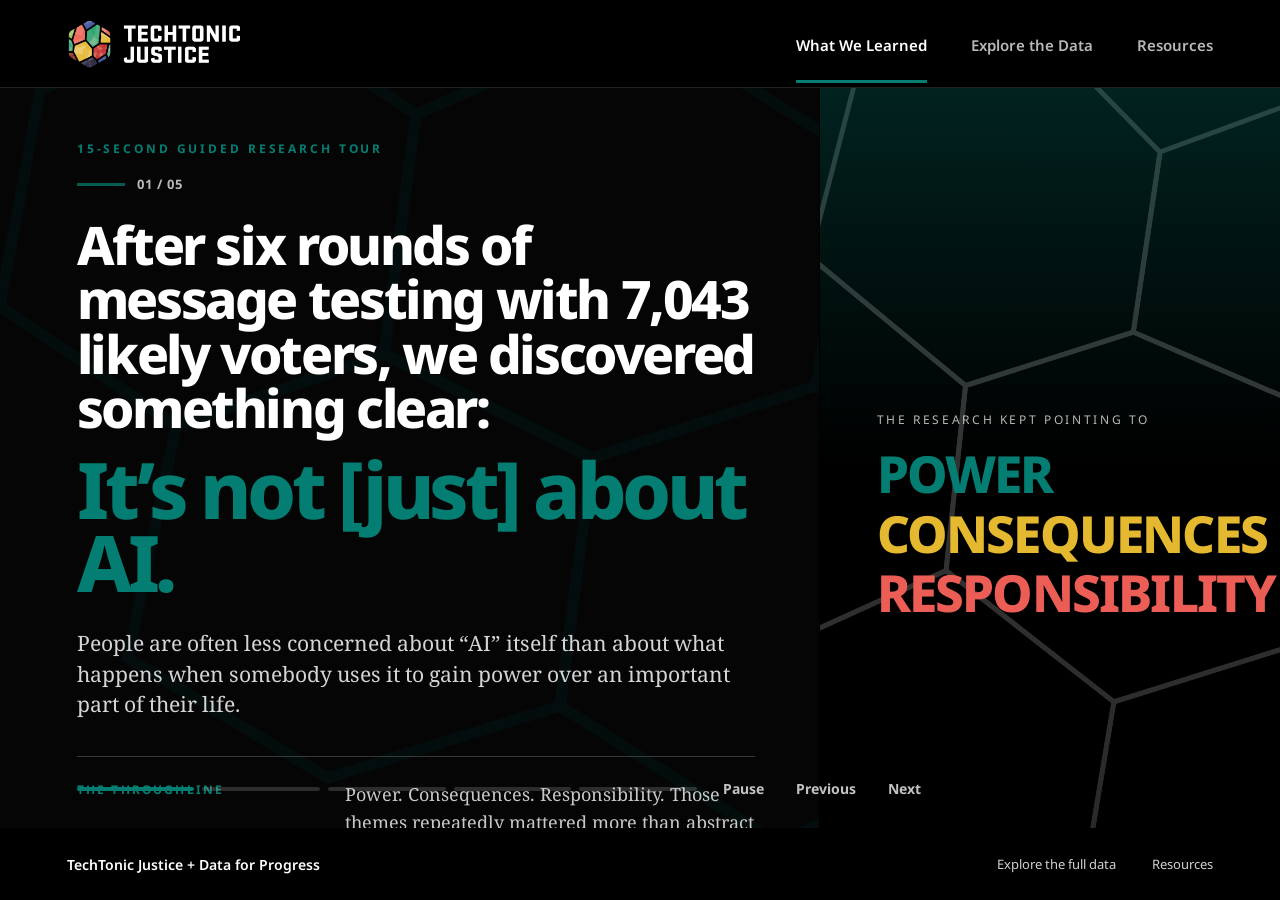
<file: approved-prototype.html>
<!doctype html>
<html lang="en">
<head>
<meta charset="utf-8" />
<meta name="viewport" content="width=device-width, initial-scale=1" />
<title>TechTonic Justice — 15-Second Guided Research Tour</title>
<link rel="preconnect" href="https://fonts.googleapis.com">
<link rel="preconnect" href="https://fonts.gstatic.com" crossorigin>
<link href="https://fonts.googleapis.com/css2?family=Noto+Sans:wght@400;500;600;700;800&family=Noto+Serif:ital,wght@0,400;0,600;1,400;1,600&display=swap" rel="stylesheet">
<style>
:root{
  --jade:#047E72; --dark-blue:#2D2A40; --burnt:#83161E; --red:#C42C34;
  --green:#00A26A; --lime:#92B93E; --medium-blue:#395399; --earth:#AB604D;
  --marigold:#E4B82F; --coral:#EC5E55; --light-gray:#F1F2F2; --black:#000; --white:#fff;
  --accent:#047E72; --scene-bg:#fff; --scene-text:#111426;
}
*{box-sizing:border-box}
html,body{margin:0;width:100%;min-height:100%;background:#000;color:#111426}
body{font-family:"Noto Serif",Georgia,serif;overflow:hidden}
a,button{font:inherit}
.app{height:100vh;min-height:720px;display:grid;grid-template-rows:88px 1fr 72px;background:#000}
.header{background:#000;color:#fff;display:flex;align-items:center;justify-content:space-between;padding:0 5.2vw;border-bottom:1px solid rgba(255,255,255,.13)}
.logo{height:50px;width:auto;display:block}
.nav{display:flex;gap:44px;align-items:center;font-family:"Noto Sans",Arial,sans-serif;font-size:15px;font-weight:600}
.nav a{color:#fff;text-decoration:none;opacity:.72;padding:31px 0 25px;border-bottom:3px solid transparent}
.nav a.active{opacity:1;border-bottom-color:var(--jade)}
.stage{position:relative;overflow:hidden;background:var(--scene-bg);color:var(--scene-text);transition:background .55s ease,color .55s ease}
.stage::before{content:"";position:absolute;inset:0;pointer-events:none;opacity:.07;background-image:url("data:image/svg+xml,%3Csvg xmlns='http://www.w3.org/2000/svg' viewBox='0 0 800 600'%3E%3Cg fill='none' stroke='%23047E72' stroke-width='7'%3E%3Cpath d='M25 70 155 15 260 85 240 235 110 280 0 205Z'/%3E%3Cpath d='M260 85 400 25 535 110 510 255 370 300 240 235Z'/%3E%3Cpath d='M535 110 700 45 800 120 800 290 650 330 510 255Z'/%3E%3Cpath d='M110 280 240 235 370 300 350 455 205 500 80 425Z'/%3E%3Cpath d='M370 300 510 255 650 330 620 485 485 540 350 455Z'/%3E%3Cpath d='M650 330 800 290 800 600 620 485Z'/%3E%3C/g%3E%3C/svg%3E");background-size:cover;background-position:right center}
.scene{position:absolute;inset:0;display:grid;grid-template-columns:minmax(0,1.28fr) minmax(370px,.72fr);opacity:1;transform:translateY(0);transition:opacity .38s ease,transform .38s ease}
.stage.changing .scene{opacity:0;transform:translateY(18px)}
.story{position:relative;z-index:2;padding:5.8vh 5vw 8.5vh 6vw;display:flex;flex-direction:column;justify-content:center;min-width:0}
.eyebrow{font-family:"Noto Sans",Arial,sans-serif;font-size:12px;letter-spacing:.24em;text-transform:uppercase;font-weight:700;color:var(--accent);margin-bottom:18px}
.scene-index{display:flex;align-items:center;gap:12px;font-family:"Noto Sans",Arial,sans-serif;font-size:13px;font-weight:700;letter-spacing:.08em;text-transform:uppercase;margin-bottom:25px;opacity:.72}
.scene-index .rule{width:48px;height:3px;background:var(--accent)}
.title{font-family:"Noto Sans",Arial,sans-serif;font-weight:800;letter-spacing:-.052em;line-height:.94;font-size:clamp(58px,5.5vw,96px);max-width:980px;margin:0 0 28px;color:inherit}
.title .just{color:var(--accent)}
.stage.intro .title{font-size:clamp(46px,4.15vw,70px);line-height:1.02;letter-spacing:-.045em;max-width:920px}
.stage.intro .title .just{display:block;font-size:clamp(72px,6.1vw,108px);line-height:.94;letter-spacing:-.055em;margin-top:18px}
.lede{font-size:clamp(21px,1.65vw,29px);line-height:1.46;max-width:820px;margin:0 0 36px;color:inherit;opacity:.83}
.headline-block{max-width:900px;border-top:1px solid rgba(17,20,38,.18);padding-top:24px;display:grid;grid-template-columns:240px 1fr;gap:28px}
.stage.dark .headline-block{border-top-color:rgba(255,255,255,.20)}
.headline-label{font-family:"Noto Sans",Arial,sans-serif;font-size:12px;letter-spacing:.18em;text-transform:uppercase;font-weight:700;color:var(--accent)}
.headline-copy{font-size:18px;line-height:1.55;opacity:.78}
.visual{position:relative;z-index:2;background:#000;color:#fff;display:flex;align-items:center;justify-content:center;padding:5vh 4.4vw;overflow:hidden;border-left:1px solid rgba(0,0,0,.10)}
.visual::before{content:"";position:absolute;inset:-7%;opacity:.20;background-image:url("data:image/svg+xml,%3Csvg xmlns='http://www.w3.org/2000/svg' viewBox='0 0 600 800'%3E%3Cg fill='none' stroke='%23ffffff' stroke-width='4'%3E%3Cpath d='M62 18 206 0 306 102 284 250 146 294 18 188Z'/%3E%3Cpath d='M306 102 442 52 600 138 600 280 470 330 284 250Z'/%3E%3Cpath d='M18 188 146 294 130 446 20 496 0 430 0 220Z'/%3E%3Cpath d='M146 294 284 250 470 330 440 500 268 554 130 446Z'/%3E%3Cpath d='M470 330 600 280 600 540 540 574 440 500Z'/%3E%3Cpath d='M20 496 130 446 268 554 240 722 92 770 0 680 0 526Z'/%3E%3Cpath d='M268 554 440 500 540 574 512 746 354 800 240 722Z'/%3E%3Cpath d='M540 574 600 540 600 800 512 746Z'/%3E%3C/g%3E%3C/svg%3E");background-size:cover}
.visual::after{content:"";position:absolute;inset:0;background:linear-gradient(180deg,color-mix(in srgb,var(--accent) 35%,transparent),transparent 44%,rgba(0,0,0,.32));opacity:.78}
.visual-inner{position:relative;z-index:2;width:100%;max-width:520px}
.visual-kicker{font-family:"Noto Sans",Arial,sans-serif;font-size:12px;letter-spacing:.22em;text-transform:uppercase;color:rgba(255,255,255,.72);margin-bottom:20px}
.intro-words{display:grid;gap:8px;margin-top:12px}
.intro-word{font-family:"Noto Sans",Arial,sans-serif;font-size:clamp(38px,4vw,66px);font-weight:800;letter-spacing:-.035em;line-height:1;color:#fff}
.intro-word:nth-child(1){color:var(--jade)} .intro-word:nth-child(2){color:var(--marigold)} .intro-word:nth-child(3){color:var(--coral)}
.big-number{font-family:"Noto Sans",Arial,sans-serif;font-size:clamp(96px,9vw,168px);line-height:.82;font-weight:800;letter-spacing:-.06em;color:var(--accent);margin:0 0 22px}
.visual h2{font-family:"Noto Sans",Arial,sans-serif;font-size:32px;line-height:1.1;margin:0 0 14px;color:#fff}
.visual p{font-size:18px;line-height:1.48;margin:0 0 28px;color:rgba(255,255,255,.85)}
.bars{display:flex;flex-direction:column;gap:14px}
.bar-row{display:grid;grid-template-columns:1fr 64px;gap:14px;align-items:end}
.bar-label{font-family:"Noto Sans",Arial,sans-serif;font-size:13px;line-height:1.25;color:#fff}
.track{height:10px;background:rgba(255,255,255,.14);border-radius:999px;overflow:hidden;margin-top:8px}
.fill{height:100%;background:linear-gradient(90deg,color-mix(in srgb,var(--accent) 78%,white),var(--accent));border-radius:999px}
.bar-value{font-family:"Noto Sans",Arial,sans-serif;font-weight:700;font-size:18px;text-align:right;color:#fff}
.method{margin-top:24px;padding-top:18px;border-top:1px solid rgba(255,255,255,.18);font-family:"Noto Sans",Arial,sans-serif;font-size:12px;line-height:1.5;color:rgba(255,255,255,.64)}
.controls{position:absolute;z-index:8;left:6vw;right:4.4vw;bottom:3.2vh;display:flex;align-items:center;gap:20px}
.progress{display:flex;gap:8px;flex:1;max-width:620px}
.segment{height:4px;flex:1;background:rgba(100,104,118,.22);overflow:hidden;border-radius:999px}.stage.dark .segment{background:rgba(255,255,255,.16)}
.segment span{display:block;height:100%;width:0;background:var(--accent)}
.segment.done span{width:100%}.segment.active span{animation:fill 3s linear forwards}
@keyframes fill{from{width:0}to{width:100%}}
.control{border:0;background:transparent;color:inherit;font-family:"Noto Sans",Arial,sans-serif;font-size:14px;font-weight:700;cursor:pointer;opacity:.76}.control:hover{opacity:1;text-decoration:underline}
.footer{background:#000;color:#fff;display:flex;align-items:center;justify-content:space-between;padding:0 5.2vw;font-family:"Noto Sans",Arial,sans-serif}
.footer-left{font-size:14px;font-weight:600}.footer-links{display:flex;gap:36px;font-size:13px}.footer a{color:#fff;text-decoration:none;opacity:.82}
.completion{position:absolute;inset:0;z-index:20;display:none;background:#fff;color:#111426;grid-template-columns:1.05fr .95fr}
.completion.show{display:grid}.completion-left{padding:9vh 7vw;display:flex;flex-direction:column;justify-content:center}.completion-right{background:#000;position:relative;display:flex;align-items:center;justify-content:center;padding:7vw;color:#fff;overflow:hidden}.completion-right::before{content:"";position:absolute;inset:0;opacity:.16;background-image:url("data:image/svg+xml,%3Csvg xmlns='http://www.w3.org/2000/svg' viewBox='0 0 600 800'%3E%3Cg fill='none' stroke='%23ffffff' stroke-width='4'%3E%3Cpath d='M62 18 206 0 306 102 284 250 146 294 18 188Z'/%3E%3Cpath d='M306 102 442 52 600 138 600 280 470 330 284 250Z'/%3E%3Cpath d='M18 188 146 294 130 446 20 496 0 430 0 220Z'/%3E%3Cpath d='M146 294 284 250 470 330 440 500 268 554 130 446Z'/%3E%3Cpath d='M470 330 600 280 600 540 540 574 440 500Z'/%3E%3Cpath d='M20 496 130 446 268 554 240 722 92 770 0 680 0 526Z'/%3E%3Cpath d='M268 554 440 500 540 574 512 746 354 800 240 722Z'/%3E%3Cpath d='M540 574 600 540 600 800 512 746Z'/%3E%3C/g%3E%3C/svg%3E");background-size:cover}.completion h1{font-family:"Noto Sans",Arial,sans-serif;font-size:clamp(60px,6vw,98px);line-height:.96;letter-spacing:-.05em;margin:0 0 26px}.completion p{font-size:24px;line-height:1.45;max-width:700px;margin:0 0 32px}.choices{display:flex;gap:14px;flex-wrap:wrap}.choice{font-family:"Noto Sans",Arial,sans-serif;font-weight:700;text-decoration:none;padding:14px 20px;border:2px solid #000;color:#000;background:#fff}.choice.primary{background:#000;color:#fff}.completion-right blockquote{position:relative;z-index:2;font-size:32px;line-height:1.42;margin:0;max-width:440px}
@media(max-width:980px){body{overflow:auto}.app{height:auto;min-height:100vh;grid-template-rows:76px auto 72px}.header{padding:0 24px}.logo{height:42px}.nav{gap:18px;font-size:12px}.nav a{padding:28px 0 22px}.stage{min-height:980px}.scene{grid-template-columns:1fr;position:relative}.story{padding:52px 28px 120px}.visual{padding:46px 28px 70px}.controls{left:28px;right:28px;bottom:28px}.headline-block{grid-template-columns:1fr;gap:10px}.footer{padding:0 24px}.completion.show{grid-template-columns:1fr}.completion-right{display:none}}
</style>
</head>
<body>
<div class="app">
  <header class="header">
    <img class="logo" src="[data-uri]" alt="TechTonic Justice" />
    <nav class="nav" aria-label="Primary">
      <a class="active" href="#tour">What We Learned</a>
      <a href="#explore">Explore the Data</a>
      <a href="#resources">Resources</a>
    </nav>
  </header>
  <main class="stage" id="tour" aria-live="polite">
    <div class="scene" id="scene">
      <section class="story">
        <div class="eyebrow" id="eyebrow"></div>
        <div class="scene-index"><span class="rule"></span><span id="sceneIndex"></span></div>
        <h1 class="title" id="title"></h1>
        <p class="lede" id="lede"></p>
        <div class="headline-block" id="headlineBlock">
          <div class="headline-label" id="headlineLabel"></div>
          <div class="headline-copy" id="headlineCopy"></div>
        </div>
      </section>
      <aside class="visual" aria-label="Supporting evidence">
        <div class="visual-inner" id="visualInner"></div>
      </aside>
    </div>
    <div class="controls">
      <div class="progress" id="progress"></div>
      <button class="control" id="pauseBtn" type="button">Pause</button>
      <button class="control" id="prevBtn" type="button">Previous</button>
      <button class="control" id="nextBtn" type="button">Next</button>
    </div>
    <section class="completion" id="completion">
      <div class="completion-left">
        <div class="eyebrow">Tour complete</div>
        <h1>The headlines are clear.</h1>
        <p>Go deeper into the evidence, compare audiences and questions, or move straight to the practical resources.</p>
        <div class="choices">
          <a class="choice primary" href="#explore">Explore the full data</a>
          <a class="choice" href="#resources">Use the resources</a>
          <button class="choice" id="restartBtn" type="button">Restart the tour</button>
        </div>
      </div>
      <div class="completion-right"><blockquote>It’s not [just] about AI. It’s about what happens when automated systems gain power over people’s lives.</blockquote></div>
    </section>
  </main>
  <footer class="footer">
    <div class="footer-left">TechTonic Justice + Data for Progress</div>
    <div class="footer-links"><a href="#explore" id="explore">Explore the full data</a><a href="#resources" id="resources">Resources</a></div>
  </footer>
</div>
<script>
const scenes=[
  {
    dark:true, accent:'#047E72', eyebrow:'15-second guided research tour',
    title:'After six rounds of message testing with 7,043 likely voters, we discovered something clear:',
    specialTitle:'It’s not [just] about AI.',
    lede:'People are often less concerned about “AI” itself than about what happens when somebody uses it to gain power over an important part of their life.',
    headlineLabel:'The throughline', headlineCopy:'Power. Consequences. Responsibility. Those themes repeatedly mattered more than abstract technology language.',
    intro:true
  },
  {
    dark:false, accent:'#047E72', eyebrow:'What we learned',
    title:'Concrete harm beats abstract harm.',
    lede:'People respond more strongly when they can see exactly what happened to someone and what was taken away.',
    headlineLabel:'The headline', headlineCopy:'Lead with the person and the consequence. Technology explains how. The harm explains why it matters.',
    number:'73%', visualTitle:'Doctor-recommended treatment denied', visualText:'Share who said they were extremely or very concerned.',
    bars:[['Treatment denied',73],['Benefits cut off',72],['False fraud accusation',71]], method:'Concern ratings across specific real-world scenarios.'
  },
  {
    dark:false, accent:'#395399', eyebrow:'What we learned',
    title:'People want strong protections.',
    lede:'Respondents supported measures that can stop, restrict or penalize harmful uses, not just softer oversight language.',
    headlineLabel:'The headline', headlineCopy:'There is room to be bolder about enforceable protections and red lines around high-stakes uses.',
    number:'72%', visualTitle:'Support for the full policy package', visualText:'Individual measures also drew high levels of support.',
    bars:[['Off switches',80],['Safety proof',80],['Meaningful penalties',81],['High-stakes bans',80]], method:'Support varied by specific measure and survey version.'
  },
  {
    dark:false, accent:'#E4B82F', eyebrow:'What we learned',
    title:'Human judgment and accountability still matter.',
    lede:'People want to be able to reach someone who can listen, explain, take responsibility and change the outcome.',
    headlineLabel:'The headline', headlineCopy:'A human in the loop only matters if that person has real authority to question and correct the decision.',
    number:'69%', visualTitle:'Forced to deal with AI instead of a person', visualText:'This was one of the most concerning scenarios tested.',
    bars:[['45 and older',73],['Under 45',61]], method:'Share extremely or very concerned.'
  },
  {
    dark:false, accent:'#C42C34', eyebrow:'What we learned',
    title:'Prevent. Protect. Repair. is the strongest tested frame.',
    lede:'The language gives a simple structure for what responsibility should look like before, during and after AI harm.',
    headlineLabel:'The headline', headlineCopy:'Prevent harm before it happens. Protect people while systems are in use. Repair the damage when harm occurs.',
    number:'+24.7', visualTitle:'Prevent. Protect. Repair.', visualText:'The strongest-performing three-word frame in the comparative language test.',
    bars:[['Prevent, Protect, Repair',24.7],['Stop, Protect, Repair',7.1],['Prevent, Stop, Fix',2.7]], method:'MaxDiff NET scores are relative-preference scores, not percentages.', maxdiff:true
  }
];
let current=0,paused=false,timer=null;
const $=id=>document.getElementById(id);
function esc(s){return String(s)}
function progress(){
  $('progress').innerHTML='';
  scenes.forEach((_,i)=>{const d=document.createElement('div');d.className='segment'+(i<current?' done':'')+(i===current?' active':'');d.innerHTML='<span></span>';$('progress').appendChild(d);});
}
function renderVisual(s){
  if(s.intro){
    return `<div class="visual-kicker">The research kept pointing to</div><div class="intro-words"><div class="intro-word">POWER</div><div class="intro-word">CONSEQUENCES</div><div class="intro-word">RESPONSIBILITY</div></div>`;
  }
  let b=s.bars.map(([lab,val])=>`<div class="bar-row"><div><div class="bar-label">${lab}</div><div class="track"><div class="fill" style="width:${Math.max(8,Math.min(100,Math.abs(val)))}%"></div></div></div><div class="bar-value">${s.maxdiff?(val>0?'+':'')+val:val+'%'}</div></div>`).join('');
  return `<div class="visual-kicker">Supporting evidence</div><div class="big-number">${s.number}</div><h2>${s.visualTitle}</h2><p>${s.visualText}</p><div class="bars">${b}</div><div class="method">${s.method}</div>`;
}
function render(immediate=false){
  const s=scenes[current];
  document.documentElement.style.setProperty('--accent',s.accent);
  $('tour').classList.toggle('dark',!!s.dark);
  $('tour').classList.toggle('intro',!!s.intro);
  $('tour').style.setProperty('--scene-bg',s.dark?'#050505':'#ffffff');
  $('tour').style.setProperty('--scene-text',s.dark?'#ffffff':'#111426');
  $('eyebrow').textContent=s.eyebrow;
  $('sceneIndex').textContent=`${String(current+1).padStart(2,'0')} / ${String(scenes.length).padStart(2,'0')}`;
  $('title').innerHTML=s.intro?`${s.title}<br><span class="just">${s.specialTitle}</span>`:s.title;
  $('lede').textContent=s.lede;
  $('headlineLabel').textContent=s.headlineLabel;
  $('headlineCopy').textContent=s.headlineCopy;
  $('visualInner').innerHTML=renderVisual(s);
  progress();
  schedule();
}
function transitionTo(n){
  if(n<0||n>=scenes.length)return;
  clearTimeout(timer);$('tour').classList.add('changing');
  setTimeout(()=>{current=n;render();$('tour').classList.remove('changing')},340);
}
function schedule(){clearTimeout(timer);if(paused)return;timer=setTimeout(()=>{if(current<scenes.length-1)transitionTo(current+1);else showCompletion()},3000)}
function showCompletion(){clearTimeout(timer);$('completion').classList.add('show')}
function restart(){$('completion').classList.remove('show');current=0;paused=false;$('pauseBtn').textContent='Pause';render()}
$('pauseBtn').onclick=()=>{paused=!paused;$('pauseBtn').textContent=paused?'Resume':'Pause';if(paused)clearTimeout(timer);else schedule()};
$('prevBtn').onclick=()=>transitionTo(current-1);$('nextBtn').onclick=()=>current<scenes.length-1?transitionTo(current+1):showCompletion();$('restartBtn').onclick=restart;
render(true);
</script>
</body></html>
</file>
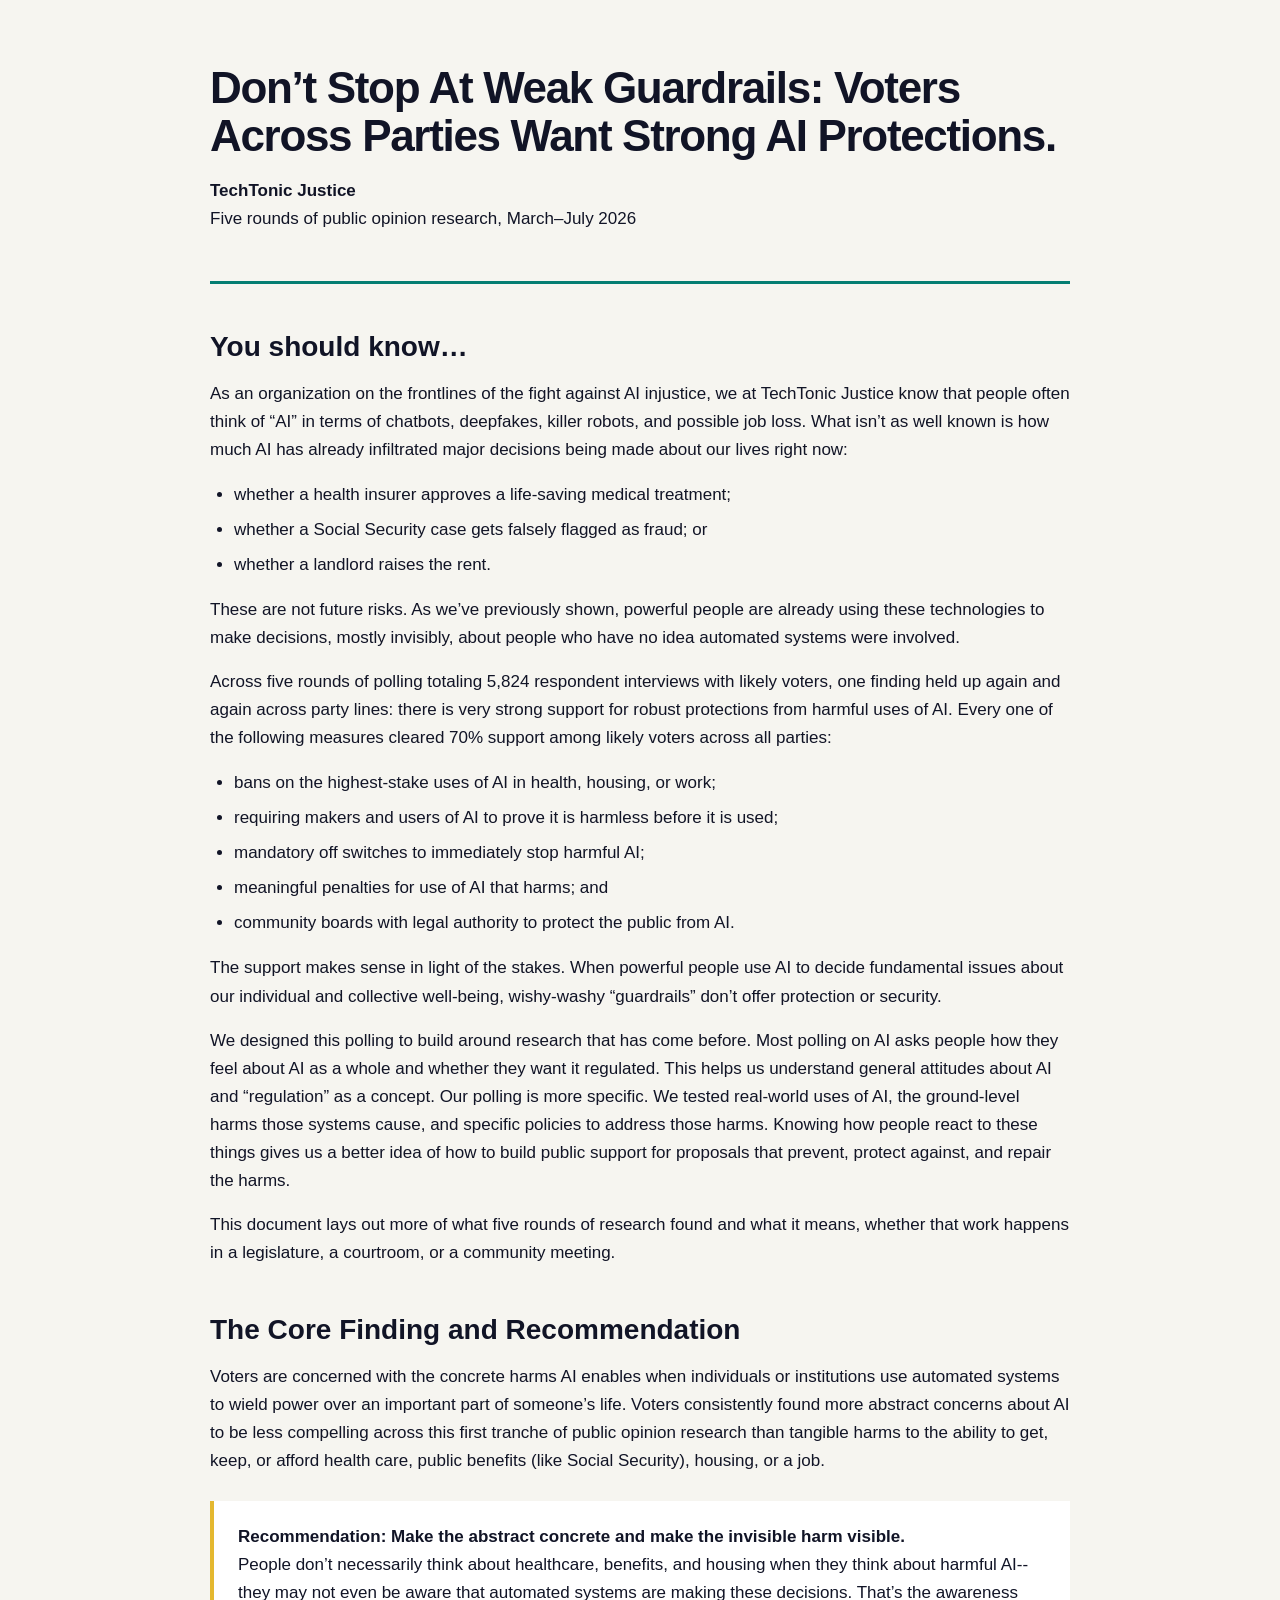
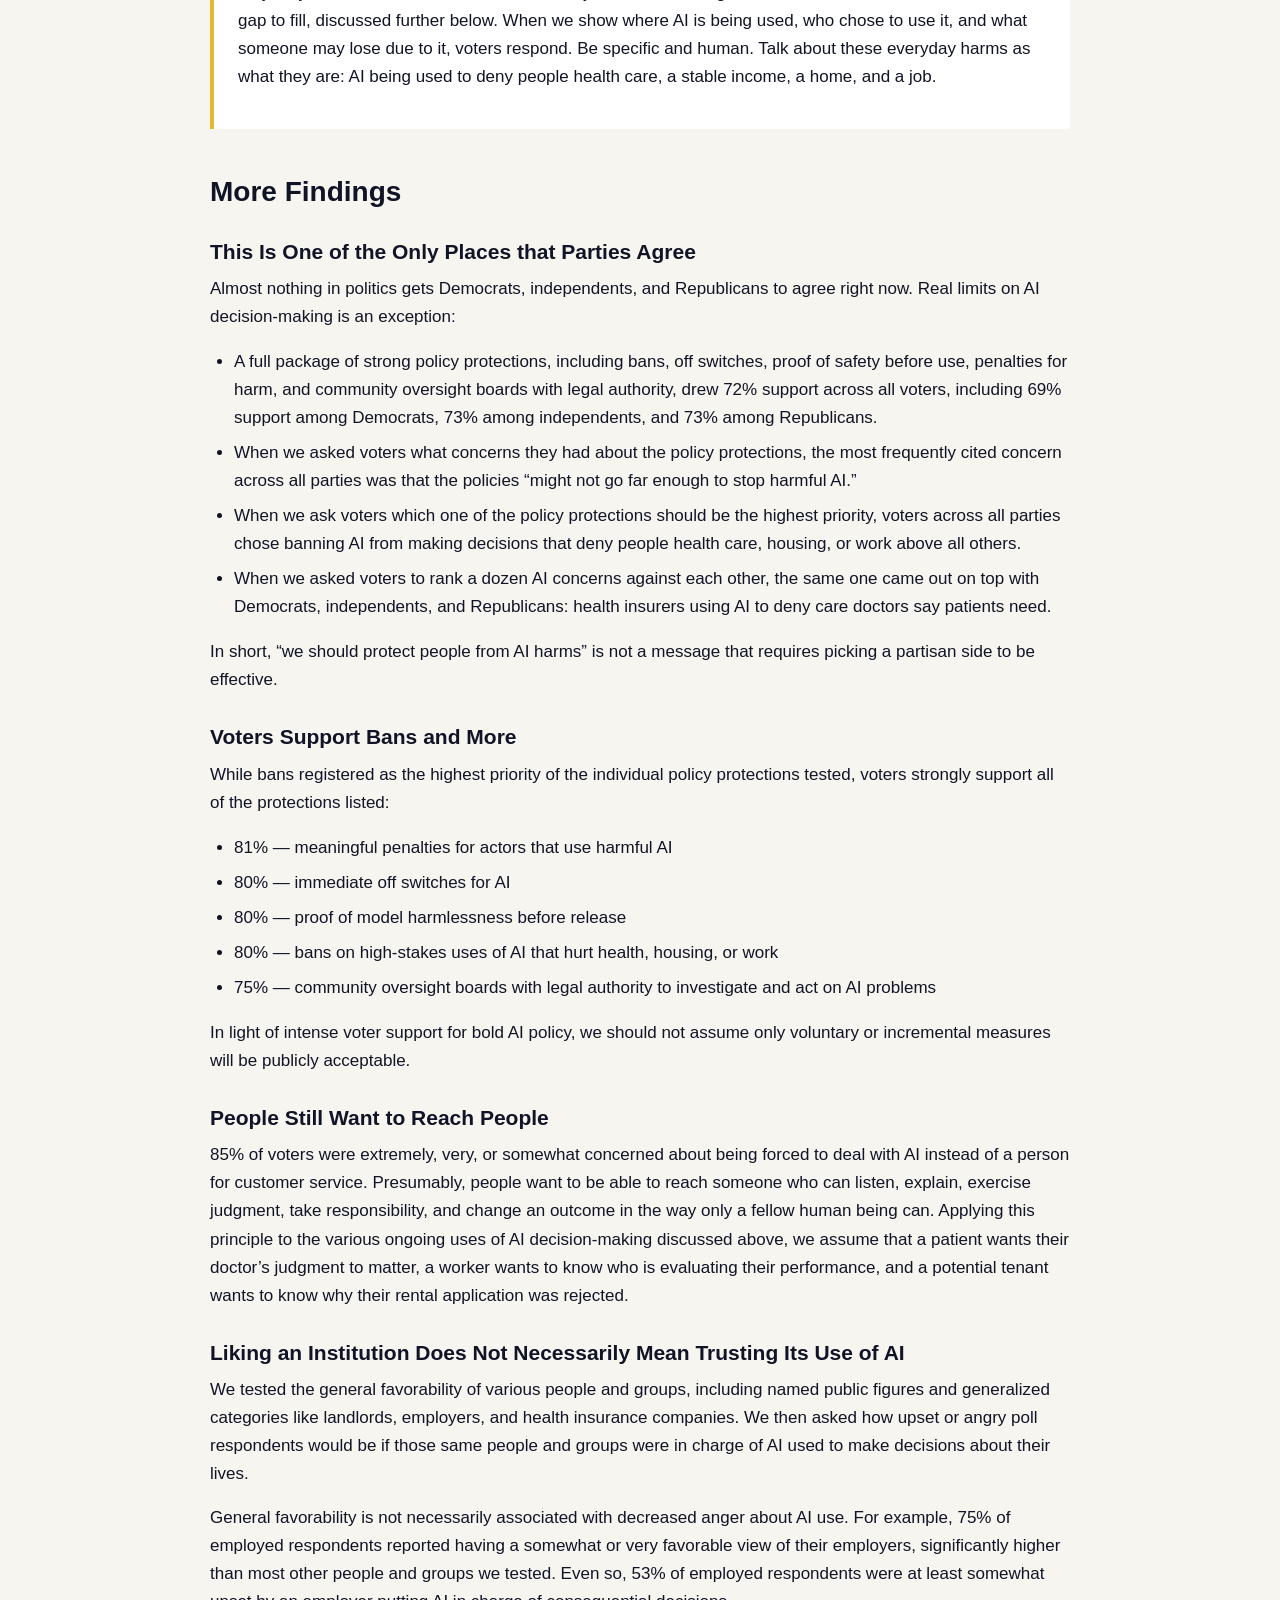
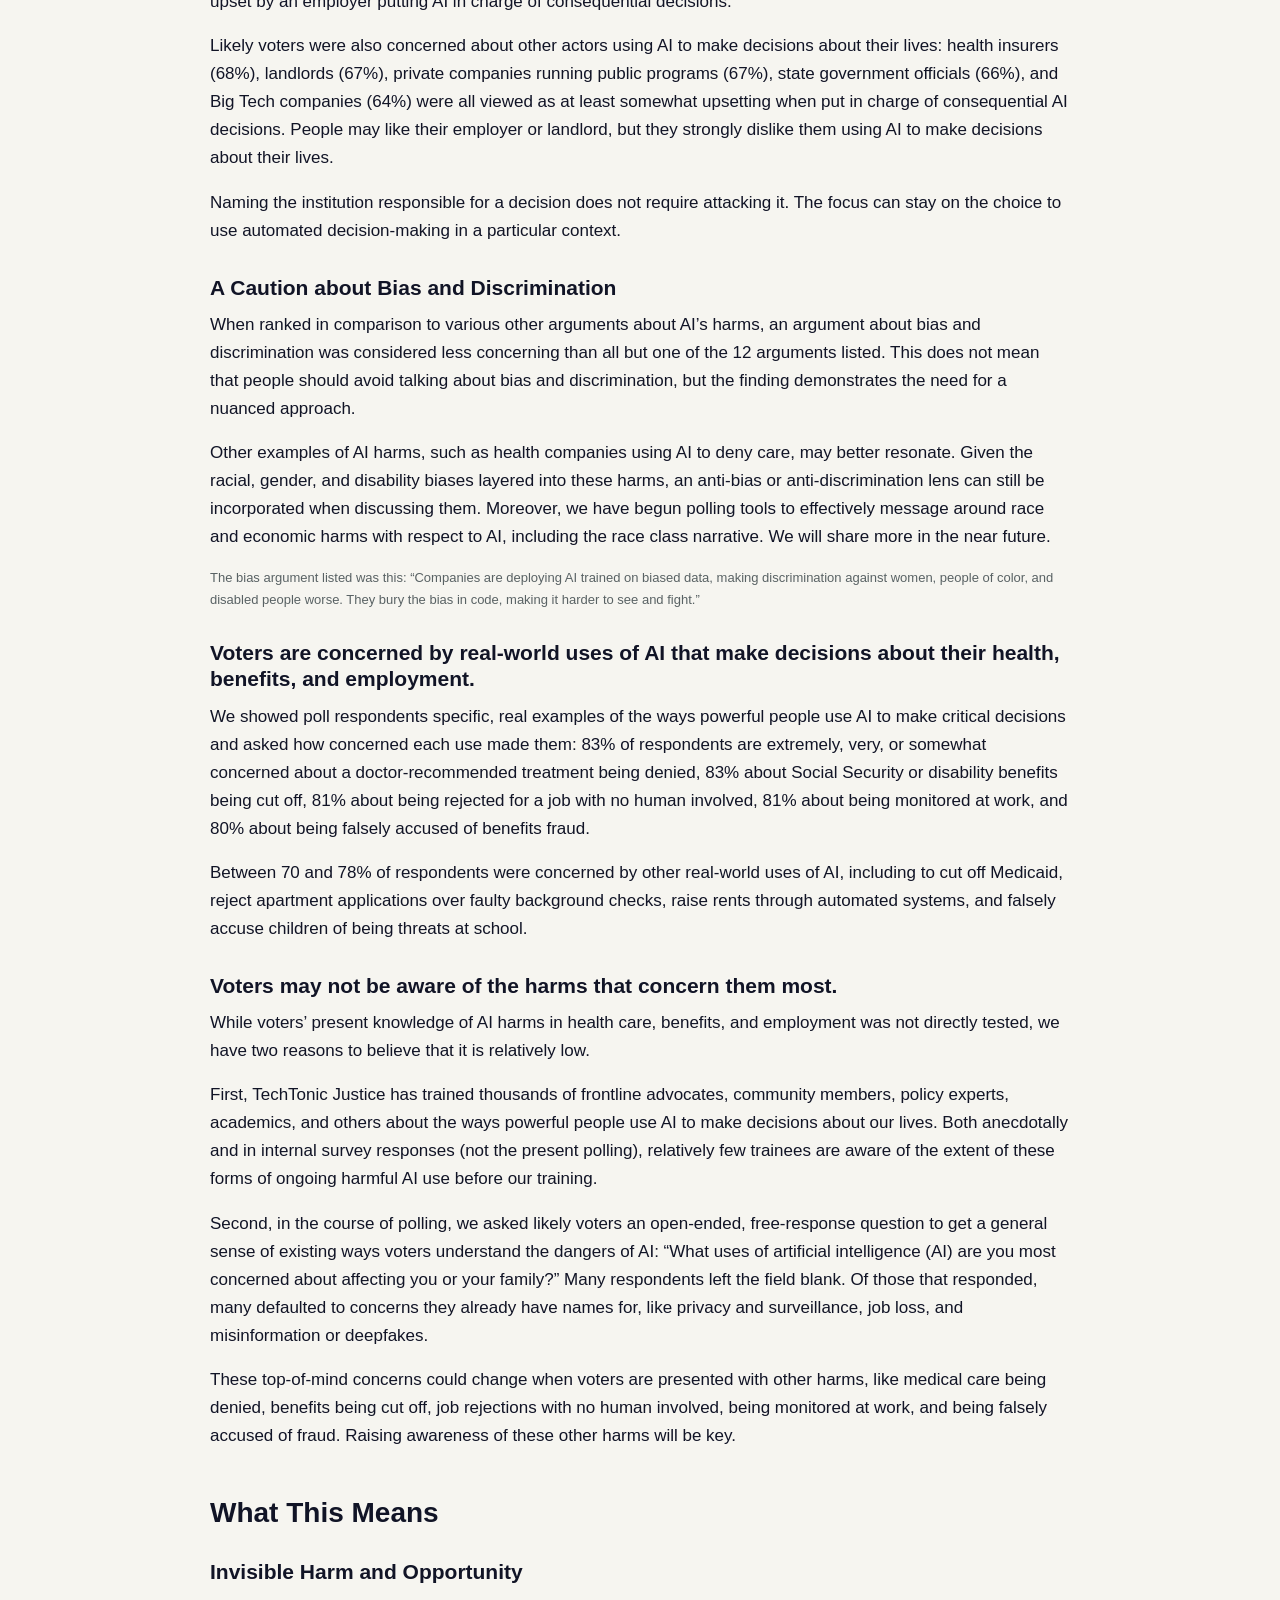
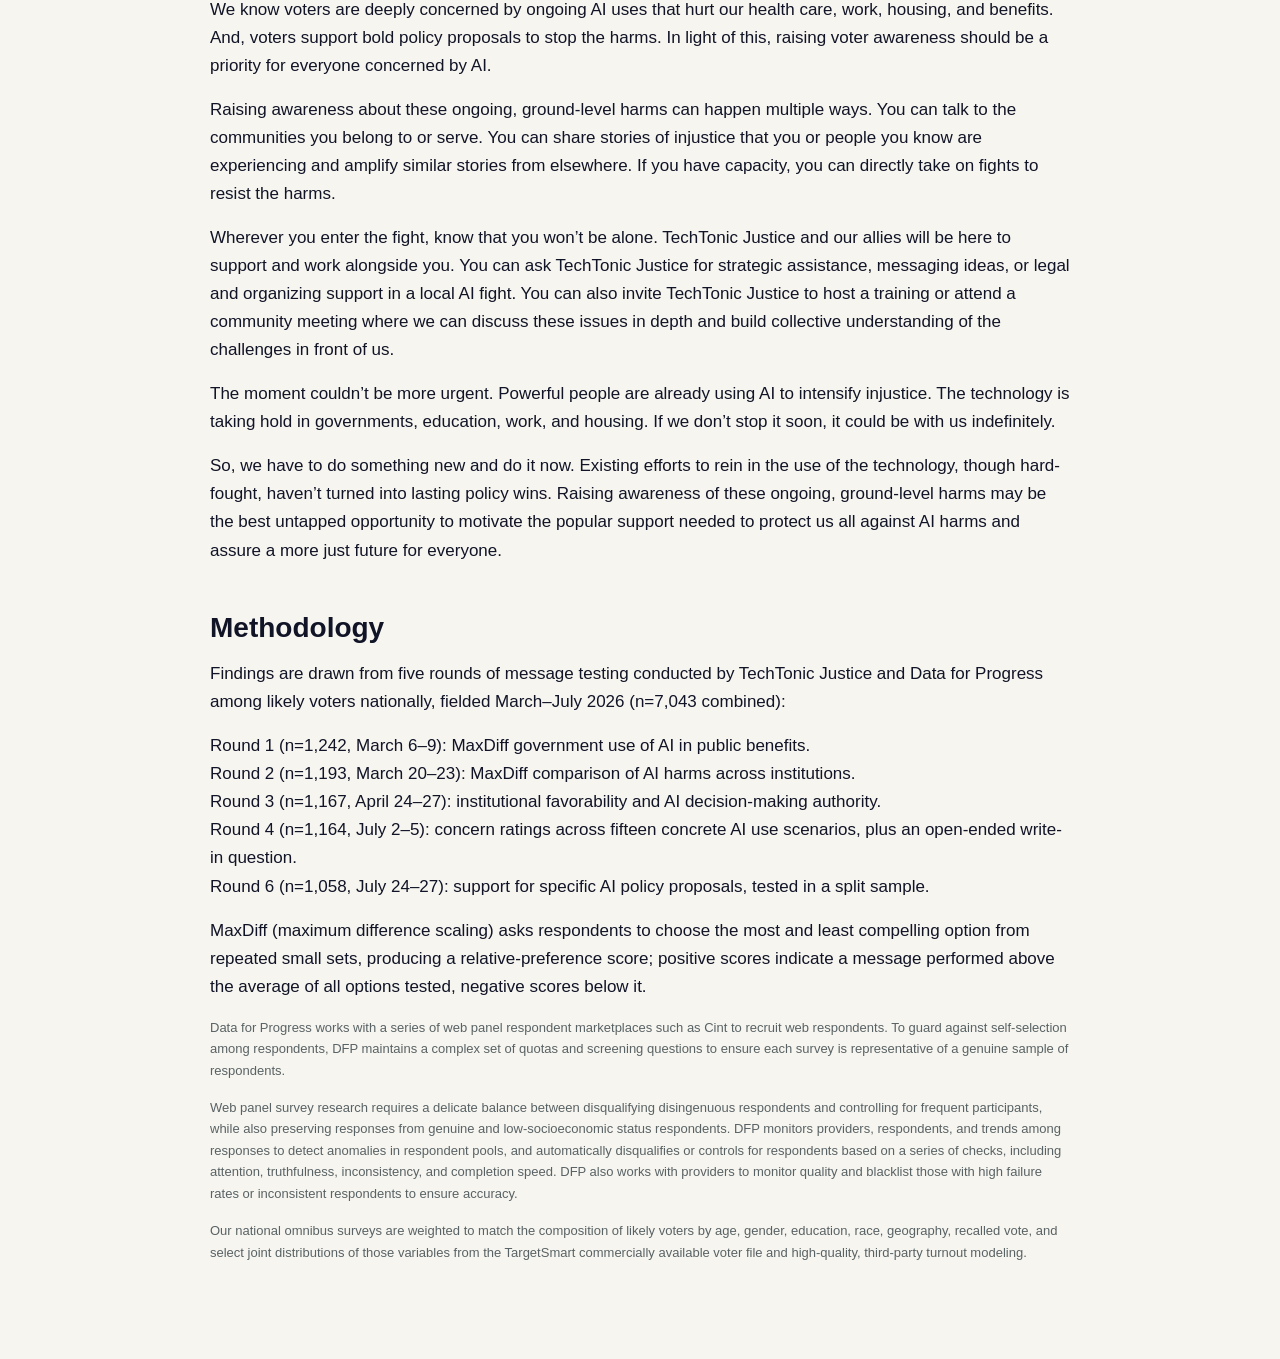
<file: resources/TTJ_Message_Testing_Memo.html>
<!doctype html>
<html lang="en">
<head>
<meta charset="utf-8">
<meta name="viewport" content="width=device-width,initial-scale=1">
<title>Don’t Stop At Weak Guardrails: Voters Across Parties Want Strong AI Protections</title>
<style>
body{margin:0;background:#f6f5f0;color:#111426;font:17px/1.65 Arial,sans-serif}
main{width:min(860px,calc(100% - 40px));margin:0 auto;padding:64px 0 80px}
header{padding-bottom:32px;border-bottom:3px solid #047E72;margin-bottom:42px}
h1{font-size:44px;line-height:1.08;margin:0 0 18px;letter-spacing:-.03em}
h2{font-size:28px;line-height:1.2;margin:46px 0 16px}
h3{font-size:21px;line-height:1.25;margin:30px 0 10px}
p{margin:0 0 16px} ul{padding-left:24px} li{margin:7px 0}
.meta{font-size:14px;color:#596264}.recommendation{padding:22px 24px;background:#fff;border-left:4px solid #E4B82F;margin:26px 0}
hr{border:0;border-top:1px solid #d5dad7;margin:44px 0}
.small{font-size:13px;color:#596264}
@media print{body{background:#fff}main{width:auto;padding:0}a{color:inherit}}
</style>
</head>
<body><main>
<header>
<h1>Don’t Stop At Weak Guardrails: Voters Across Parties Want Strong AI Protections.</h1>
<p><strong>TechTonic Justice</strong><br>Five rounds of public opinion research, March–July 2026</p>
</header>

<h2>You should know…</h2>
<p>As an organization on the frontlines of the fight against AI injustice, we at TechTonic Justice know that people often think of “AI” in terms of chatbots, deepfakes, killer robots, and possible job loss. What isn’t as well known is how much AI has already infiltrated major decisions being made about our lives right now:</p>
<ul>
<li>whether a health insurer approves a life-saving medical treatment;</li>
<li>whether a Social Security case gets falsely flagged as fraud; or</li>
<li>whether a landlord raises the rent.</li>
</ul>
<p>These are not future risks. As we’ve previously shown, powerful people are already using these technologies to make decisions, mostly invisibly, about people who have no idea automated systems were involved.</p>
<p>Across five rounds of polling totaling 5,824 respondent interviews with likely voters, one finding held up again and again across party lines: there is very strong support for robust protections from harmful uses of AI. Every one of the following measures cleared 70% support among likely voters across all parties:</p>
<ul>
<li>bans on the highest-stake uses of AI in health, housing, or work;</li>
<li>requiring makers and users of AI to prove it is harmless before it is used;</li>
<li>mandatory off switches to immediately stop harmful AI;</li>
<li>meaningful penalties for use of AI that harms; and</li>
<li>community boards with legal authority to protect the public from AI.</li>
</ul>
<p>The support makes sense in light of the stakes. When powerful people use AI to decide fundamental issues about our individual and collective well-being, wishy-washy “guardrails” don’t offer protection or security.</p>

<p>We designed this polling to build around research that has come before. Most polling on AI asks people how they feel about AI as a whole and whether they want it regulated. This helps us understand general attitudes about AI and “regulation” as a concept. Our polling is more specific. We tested real-world uses of AI, the ground-level harms those systems cause, and specific policies to address those harms. Knowing how people react to these things gives us a better idea of how to build public support for proposals that prevent, protect against, and repair the harms.</p>
<p>This document lays out more of what five rounds of research found and what it means, whether that work happens in a legislature, a courtroom, or a community meeting.</p>

<h2>The Core Finding and Recommendation</h2>
<p>Voters are concerned with the concrete harms AI enables when individuals or institutions use automated systems to wield power over an important part of someone’s life. Voters consistently found more abstract concerns about AI to be less compelling across this first tranche of public opinion research than tangible harms to the ability to get, keep, or afford health care, public benefits (like Social Security), housing, or a job.</p>
<div class="recommendation"><strong>Recommendation: Make the abstract concrete and make the invisible harm visible.</strong><p>People don’t necessarily think about healthcare, benefits, and housing when they think about harmful AI--they may not even be aware that automated systems are making these decisions. That’s the awareness gap to fill, discussed further below. When we show where AI is being used, who chose to use it, and what someone may lose due to it, voters respond. Be specific and human. Talk about these everyday harms as what they are: AI being used to deny people health care, a stable income, a home, and a job.</p></div>

<h2>More Findings</h2>
<h3>This Is One of the Only Places that Parties Agree</h3>
<p>Almost nothing in politics gets Democrats, independents, and Republicans to agree right now. Real limits on AI decision-making is an exception:</p>
<ul>
<li>A full package of strong policy protections, including bans, off switches, proof of safety before use, penalties for harm, and community oversight boards with legal authority, drew 72% support across all voters, including 69% support among Democrats, 73% among independents, and 73% among Republicans.</li>
<li>When we asked voters what concerns they had about the policy protections, the most frequently cited concern across all parties was that the policies “might not go far enough to stop harmful AI.”</li>
<li>When we ask voters which one of the policy protections should be the highest priority, voters across all parties chose banning AI from making decisions that deny people health care, housing, or work above all others.</li>
<li>When we asked voters to rank a dozen AI concerns against each other, the same one came out on top with Democrats, independents, and Republicans: health insurers using AI to deny care doctors say patients need.</li>
</ul>
<p>In short, “we should protect people from AI harms” is not a message that requires picking a partisan side to be effective.</p>

<h3>Voters Support Bans and More</h3>
<p>While bans registered as the highest priority of the individual policy protections tested, voters strongly support all of the protections listed:</p>
<ul>
<li>81% — meaningful penalties for actors that use harmful AI</li>
<li>80% — immediate off switches for AI</li>
<li>80% — proof of model harmlessness before release</li>
<li>80% — bans on high-stakes uses of AI that hurt health, housing, or work</li>
<li>75% — community oversight boards with legal authority to investigate and act on AI problems</li>
</ul>
<p>In light of intense voter support for bold AI policy, we should not assume only voluntary or incremental measures will be publicly acceptable.</p>

<h3>People Still Want to Reach People</h3>
<p>85% of voters were extremely, very, or somewhat concerned about being forced to deal with AI instead of a person for customer service. Presumably, people want to be able to reach someone who can listen, explain, exercise judgment, take responsibility, and change an outcome in the way only a fellow human being can. Applying this principle to the various ongoing uses of AI decision-making discussed above, we assume that a patient wants their doctor’s judgment to matter, a worker wants to know who is evaluating their performance, and a potential tenant wants to know why their rental application was rejected.</p>

<h3>Liking an Institution Does Not Necessarily Mean Trusting Its Use of AI</h3>
<p>We tested the general favorability of various people and groups, including named public figures and generalized categories like landlords, employers, and health insurance companies. We then asked how upset or angry poll respondents would be if those same people and groups were in charge of AI used to make decisions about their lives.</p>
<p>General favorability is not necessarily associated with decreased anger about AI use. For example, 75% of employed respondents reported having a somewhat or very favorable view of their employers, significantly higher than most other people and groups we tested. Even so, 53% of employed respondents were at least somewhat upset by an employer putting AI in charge of consequential decisions.</p>
<p>Likely voters were also concerned about other actors using AI to make decisions about their lives: health insurers (68%), landlords (67%), private companies running public programs (67%), state government officials (66%), and Big Tech companies (64%) were all viewed as at least somewhat upsetting when put in charge of consequential AI decisions. People may like their employer or landlord, but they strongly dislike them using AI to make decisions about their lives.</p>
<p>Naming the institution responsible for a decision does not require attacking it. The focus can stay on the choice to use automated decision-making in a particular context.</p>

<h3>A Caution about Bias and Discrimination</h3>
<p>When ranked in comparison to various other arguments about AI’s harms, an argument about bias and discrimination was considered less concerning than all but one of the 12 arguments listed. This does not mean that people should avoid talking about bias and discrimination, but the finding demonstrates the need for a nuanced approach.</p>
<p>Other examples of AI harms, such as health companies using AI to deny care, may better resonate. Given the racial, gender, and disability biases layered into these harms, an anti-bias or anti-discrimination lens can still be incorporated when discussing them. Moreover, we have begun polling tools to effectively message around race and economic harms with respect to AI, including the race class narrative. We will share more in the near future.</p>
<p class="small">The bias argument listed was this: “Companies are deploying AI trained on biased data, making discrimination against women, people of color, and disabled people worse. They bury the bias in code, making it harder to see and fight.”</p>

<h3>Voters are concerned by real-world uses of AI that make decisions about their health, benefits, and employment.</h3>
<p>We showed poll respondents specific, real examples of the ways powerful people use AI to make critical decisions and asked how concerned each use made them: 83% of respondents are extremely, very, or somewhat concerned about a doctor-recommended treatment being denied, 83% about Social Security or disability benefits being cut off, 81% about being rejected for a job with no human involved, 81% about being monitored at work, and 80% about being falsely accused of benefits fraud.</p>
<p>Between 70 and 78% of respondents were concerned by other real-world uses of AI, including to cut off Medicaid, reject apartment applications over faulty background checks, raise rents through automated systems, and falsely accuse children of being threats at school.</p>

<h3>Voters may not be aware of the harms that concern them most.</h3>
<p>While voters’ present knowledge of AI harms in health care, benefits, and employment was not directly tested, we have two reasons to believe that it is relatively low.</p>
<p>First, TechTonic Justice has trained thousands of frontline advocates, community members, policy experts, academics, and others about the ways powerful people use AI to make decisions about our lives. Both anecdotally and in internal survey responses (not the present polling), relatively few trainees are aware of the extent of these forms of ongoing harmful AI use before our training.</p>
<p>Second, in the course of polling, we asked likely voters an open-ended, free-response question to get a general sense of existing ways voters understand the dangers of AI: “What uses of artificial intelligence (AI) are you most concerned about affecting you or your family?” Many respondents left the field blank. Of those that responded, many defaulted to concerns they already have names for, like privacy and surveillance, job loss, and misinformation or deepfakes.</p>
<p>These top-of-mind concerns could change when voters are presented with other harms, like medical care being denied, benefits being cut off, job rejections with no human involved, being monitored at work, and being falsely accused of fraud. Raising awareness of these other harms will be key.</p>

<h2>What This Means</h2>
<h3>Invisible Harm and Opportunity</h3>
<p>We know voters are deeply concerned by ongoing AI uses that hurt our health care, work, housing, and benefits. And, voters support bold policy proposals to stop the harms. In light of this, raising voter awareness should be a priority for everyone concerned by AI.</p>
<p>Raising awareness about these ongoing, ground-level harms can happen multiple ways. You can talk to the communities you belong to or serve. You can share stories of injustice that you or people you know are experiencing and amplify similar stories from elsewhere. If you have capacity, you can directly take on fights to resist the harms.</p>
<p>Wherever you enter the fight, know that you won’t be alone. TechTonic Justice and our allies will be here to support and work alongside you. You can ask TechTonic Justice for strategic assistance, messaging ideas, or legal and organizing support in a local AI fight. You can also invite TechTonic Justice to host a training or attend a community meeting where we can discuss these issues in depth and build collective understanding of the challenges in front of us.</p>
<p>The moment couldn’t be more urgent. Powerful people are already using AI to intensify injustice. The technology is taking hold in governments, education, work, and housing. If we don’t stop it soon, it could be with us indefinitely.</p>
<p>So, we have to do something new and do it now. Existing efforts to rein in the use of the technology, though hard-fought, haven’t turned into lasting policy wins. Raising awareness of these ongoing, ground-level harms may be the best untapped opportunity to motivate the popular support needed to protect us all against AI harms and assure a more just future for everyone.</p>

<h2>Methodology</h2>
<p>Findings are drawn from five rounds of message testing conducted by TechTonic Justice and Data for Progress among likely voters nationally, fielded March–July 2026 (n=7,043 combined):</p>
<p>Round 1 (n=1,242, March 6–9): MaxDiff government use of AI in public benefits.<br>
Round 2 (n=1,193, March 20–23): MaxDiff comparison of AI harms across institutions.<br>
Round 3 (n=1,167, April 24–27): institutional favorability and AI decision-making authority.<br>
Round 4 (n=1,164, July 2–5): concern ratings across fifteen concrete AI use scenarios, plus an open-ended write-in question.<br>
Round 6 (n=1,058, July 24–27): support for specific AI policy proposals, tested in a split sample.</p>
<p>MaxDiff (maximum difference scaling) asks respondents to choose the most and least compelling option from repeated small sets, producing a relative-preference score; positive scores indicate a message performed above the average of all options tested, negative scores below it.</p>
<p class="small">Data for Progress works with a series of web panel respondent marketplaces such as Cint to recruit web respondents. To guard against self-selection among respondents, DFP maintains a complex set of quotas and screening questions to ensure each survey is representative of a genuine sample of respondents.</p>
<p class="small">Web panel survey research requires a delicate balance between disqualifying disingenuous respondents and controlling for frequent participants, while also preserving responses from genuine and low-socioeconomic status respondents. DFP monitors providers, respondents, and trends among responses to detect anomalies in respondent pools, and automatically disqualifies or controls for respondents based on a series of checks, including attention, truthfulness, inconsistency, and completion speed. DFP also works with providers to monitor quality and blacklist those with high failure rates or inconsistent respondents to ensure accuracy.</p>
<p class="small">Our national omnibus surveys are weighted to match the composition of likely voters by age, gender, education, race, geography, recalled vote, and select joint distributions of those variables from the TargetSmart commercially available voter file and high-quality, third-party turnout modeling.</p>
</main></body></html>
</file>
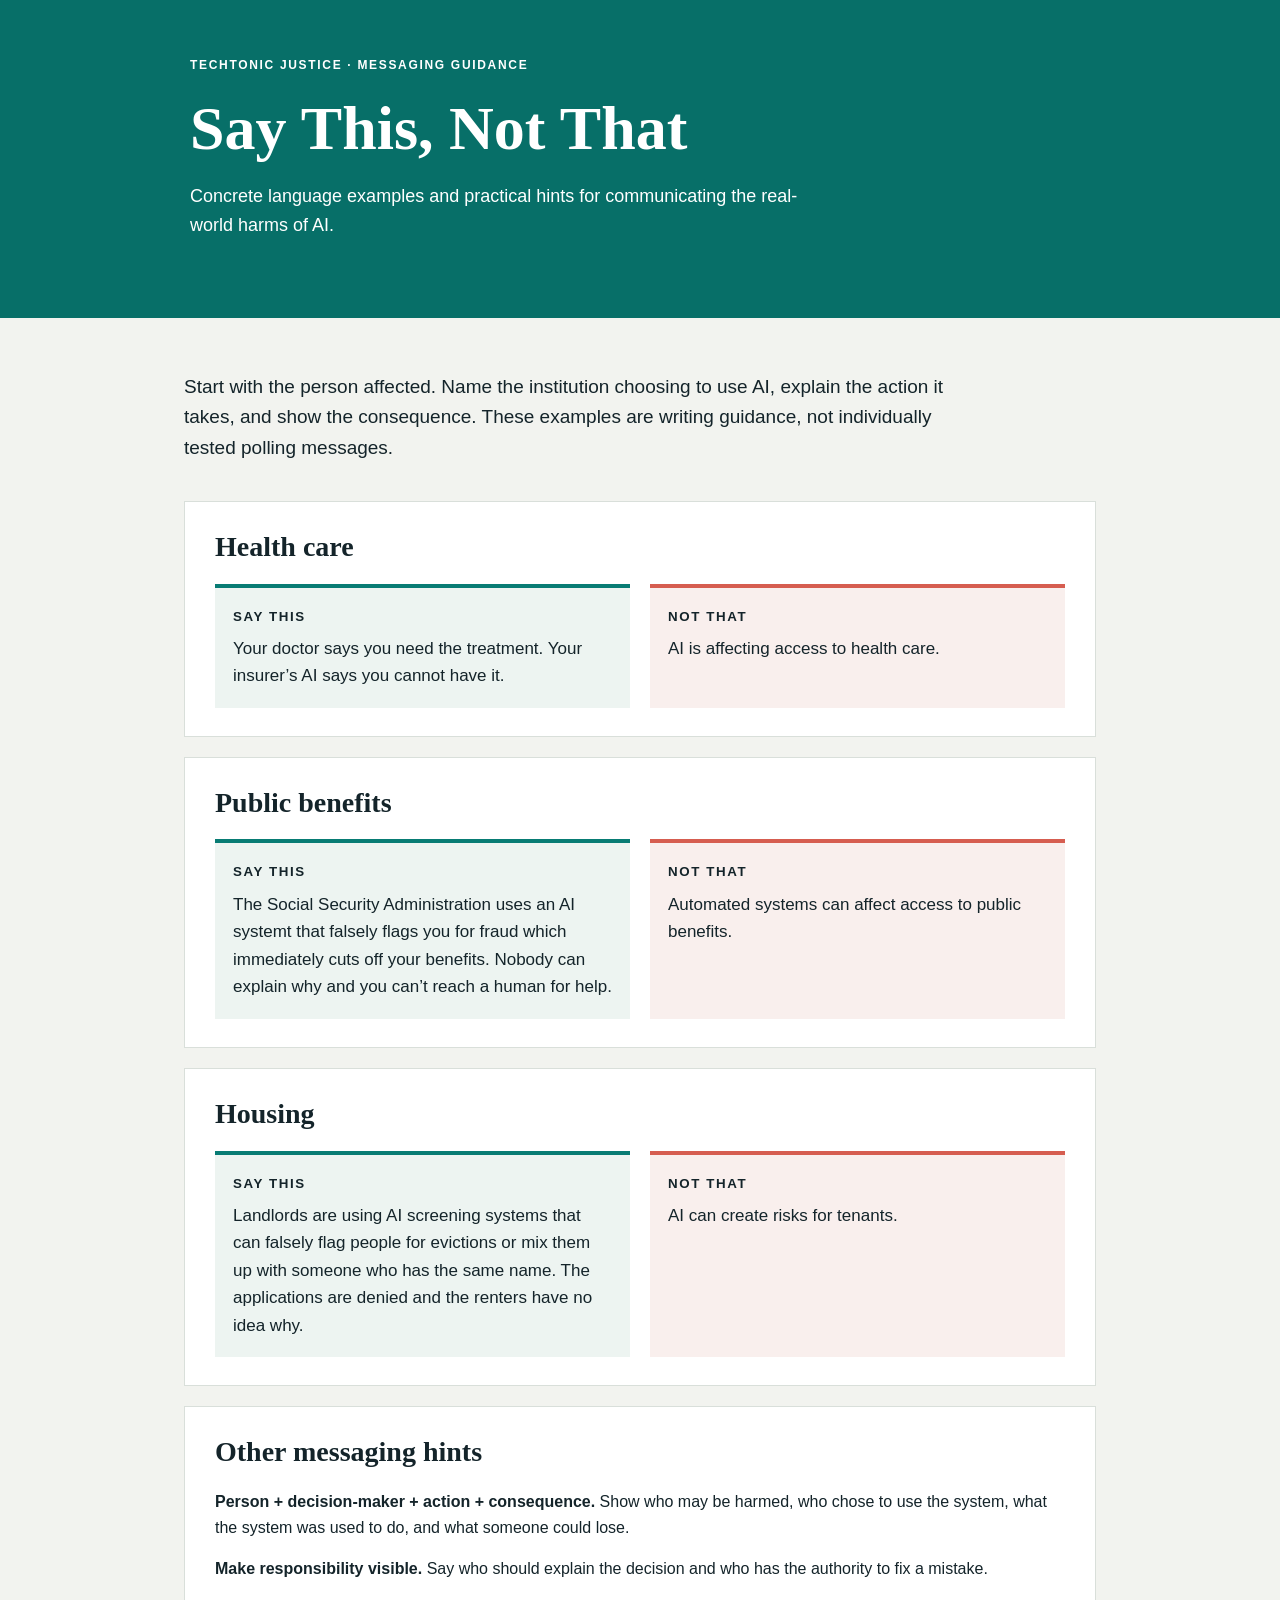
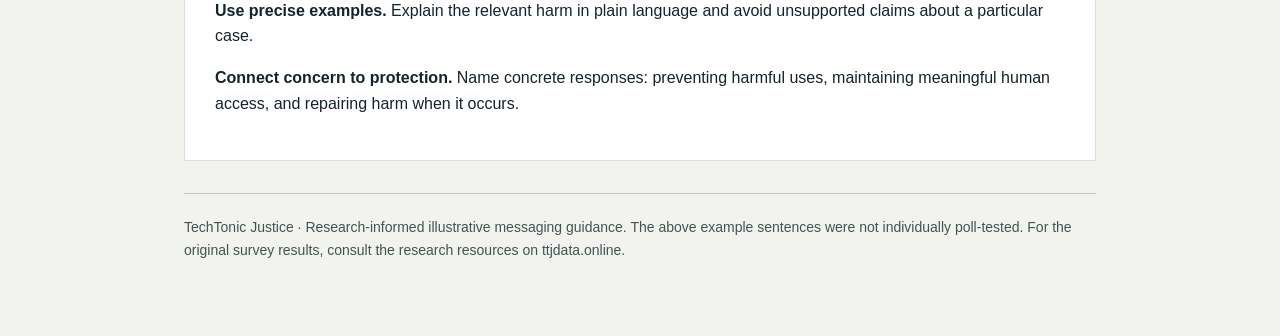
<file: resources/TTJ_Say_This_Not_That_Messaging_Hints.html>
<!doctype html>
<html lang="en"><head><meta charset="utf-8"><meta name="viewport" content="width=device-width,initial-scale=1">
<title>Say This, Not That | TechTonic Justice</title>
<style>
:root{color-scheme:light}*{box-sizing:border-box}body{margin:0;background:#f2f3ef;color:#14242a;font:16px/1.6 Arial,sans-serif}
header{background:#076f68;color:#fff;padding:56px max(24px,calc((100vw - 900px)/2)) 60px}
header b{display:block;text-transform:uppercase;letter-spacing:.14em;font-size:12px}h1{font:700 clamp(36px,6vw,62px)/1.08 Georgia,serif;max-width:720px;margin:20px 0}
header p{max-width:650px;font-size:18px}main{max-width:960px;margin:auto;padding:35px 24px 75px}
.intro{font-size:19px;max-width:780px;margin-bottom:38px}
article{background:#fff;border:1px solid #d9dfda;margin-bottom:20px;padding:28px 30px}
h2{font:700 28px/1.2 Georgia,serif;margin:0 0 20px}.pair{display:grid;grid-template-columns:1fr 1fr;gap:20px}
.pair section{padding:18px;background:#edf4f1;border-top:4px solid #087c74}.pair section+section{background:#f9efed;border-color:#d65d50}
small{display:block;text-transform:uppercase;letter-spacing:.12em;font-weight:700;margin-bottom:8px}blockquote{margin:0;font-size:17px;line-height:1.62}
footer{margin-top:32px;border-top:1px solid #bcc9c4;padding-top:22px;color:#415454;font-size:14px}
@media(max-width:640px){.pair{grid-template-columns:1fr}article{padding:22px 18px}}
@media print{body{background:#fff}header{padding:24px;color:#14242a;background:#fff;border-bottom:4px solid #087c74}main{padding:20px 0}article{break-inside:avoid}header p{font-size:15px}}
</style></head>
<body><header><b>TechTonic Justice · Messaging guidance</b><h1>Say This, Not That</h1><p>Concrete language examples and practical hints for communicating the real-world harms of AI.</p></header>
<main>
<p class="intro">Start with the person affected. Name the institution choosing to use AI, explain the action it takes, and show the consequence. These examples are writing guidance, not individually tested polling messages.</p>
<article><h2>Health care</h2><div class="pair"><section><small>Say this</small><blockquote>Your doctor says you need the treatment. Your insurer’s AI says you cannot have it.</blockquote></section><section><small>Not that</small><blockquote>AI is affecting access to health care.</blockquote></section></div></article>
<article><h2>Public benefits</h2><div class="pair"><section><small>Say this</small><blockquote>The Social Security Administration uses an AI systemt that falsely flags you for fraud which immediately cuts off your benefits. Nobody can explain why and you can’t reach a human for help.</blockquote></section><section><small>Not that</small><blockquote>Automated systems can affect access to public benefits.</blockquote></section></div></article>
<article><h2>Housing</h2><div class="pair"><section><small>Say this</small><blockquote>Landlords are using AI screening systems that can falsely flag people for evictions or mix them up with someone who has the same name. The applications are denied and the renters have no idea why.</blockquote></section><section><small>Not that</small><blockquote>AI can create risks for tenants.</blockquote></section></div></article>
<article><h2>Other messaging hints</h2><p><strong>Person + decision-maker + action + consequence.</strong> Show who may be harmed, who chose to use the system, what the system was used to do, and what someone could lose.</p><p><strong>Make responsibility visible.</strong> Say who should explain the decision and who has the authority to fix a mistake.</p><p><strong>Use precise examples.</strong> Explain the relevant harm in plain language and avoid unsupported claims about a particular case.</p><p><strong>Connect concern to protection.</strong> Name concrete responses: preventing harmful uses, maintaining meaningful human access, and repairing harm when it occurs.</p></article>
<footer>TechTonic Justice · Research-informed illustrative messaging guidance. The above example sentences were not individually poll-tested. For the original survey results, consult the research resources on ttjdata.online.</footer>
</main></body></html>
</file>
<file: explore.css>
/* Explore the Data: editorial TTJ evidence reader. */
#data-view{background:#fff;padding:54px max(5vw,24px) 0;min-height:calc(100vh - 160px)}
#data-view .section-heading{max-width:1200px;margin:0 auto 28px}
#data-view .section-heading .eyebrow{color:#395399;margin-bottom:15px}
#data-view .section-heading h1{font-family:"Noto Sans",Arial,sans-serif;font-size:clamp(58px,7.5vw,110px);font-weight:800;line-height:.97;letter-spacing:-.065em;margin:0 0 18px}
#data-view .section-heading p{font-size:clamp(18px,2.2vw,27px);max-width:1000px;line-height:1.35;margin:0}
#data-view .round-tabs{max-width:1200px;margin:0 auto 34px;padding:22px 0 28px;gap:17px;overflow-x:auto;border-bottom:1px solid #aeb3b5;scrollbar-width:thin}
#data-view .round-tabs button{flex:none;display:grid;place-items:center;width:62px;height:62px;padding:0;border:1px solid #c3cbce;border-radius:50%;font-family:"Noto Sans",Arial,sans-serif;font-weight:700;font-size:21px;letter-spacing:-.04em;background:#fff;color:#111426}
#data-view .round-tabs button.active,#data-view .round-tabs button:hover{background:#047e72;border-color:#047e72;color:#fff}
#data-view .round{max-width:1200px;border:0;padding:12px 0 48px;position:relative;column-gap:38px;row-gap:0;grid-template-columns:205px minmax(0,1fr);grid-template-areas:"top title" "meta bars" "meta interpretation" "meta method"}
#data-view .round.active{display:grid}
#data-view .round-top{grid-area:top;display:block;align-self:start;position:relative}
#data-view .round-top .eyebrow{color:#047e72;margin:0 0 14px}
#data-view .round-nav{position:static;display:flex;gap:6px;margin:12px 0}
#data-view .round-nav button{border:0;border-bottom:1px solid #9ba6a6;padding:7px 2px;background:none;color:#343c42;font:600 12px "Noto Sans",Arial,sans-serif}
#data-view .round-nav button:hover:not(:disabled){background:none;color:#047e72;border-color:#047e72}
#data-view .round h2{grid-area:title;font-family:"Noto Sans",Arial,sans-serif;font-size:clamp(30px,3.5vw,49px);font-weight:800;line-height:1.13;letter-spacing:-.045em;margin:0 0 25px;max-width:none}
#data-view .round-meta{grid-area:meta;display:flex;flex-direction:column;justify-content:flex-start;gap:0;align-self:stretch;border:0;border-right:1px solid #b8bdc2;padding:0 22px 0 0;font-family:"Noto Serif",Georgia,serif;font-size:15px;letter-spacing:0;text-transform:none;line-height:1.35}
#data-view .round-meta span{display:block;padding:12px 0;border-top:1px solid #b8bdc2}
#data-view .round-meta span:first-child{padding-top:0;border:0}
#data-view .round-meta span:last-child{font-size:13px}
#data-view .tested{display:none}
#data-view .evidence-rows{grid-area:bars;max-width:none}
#data-view .evidence-row{display:grid;grid-template-columns:minmax(180px,1.1fr) minmax(150px,1.2fr) 64px;gap:15px;align-items:center;padding:8px 0}
#data-view .evidence-label{display:contents}
#data-view .evidence-label span{grid-column:1;grid-row:1;font-size:16px;line-height:1.3;min-width:0}
#data-view .evidence-label b{grid-column:3;grid-row:1;text-align:right;font:700 23px "Noto Sans",Arial,sans-serif;color:#047e72}
#data-view .evidence-track{grid-column:2;grid-row:1;height:17px;margin:0;background:#eceeef}
#data-view .evidence-track span{background:#047e72}
#data-view .interpretation{grid-area:interpretation;border:0;padding:0;margin:24px 0 5px;max-width:none;font-size:17px;line-height:1.5}
#data-view .method-note{grid-area:method;font-size:13px;margin:5px 0 0;max-width:none}
#data-view .source-note{max-width:1200px;margin:0 auto;padding:16px 0 25px;border-top:1px solid #c3c8c7;font-size:12px}
#data-view .cross-theme{max-width:none;margin:0 calc(-1 * max(5vw,24px));padding:28px max(5vw,24px) 34px;background:#050505;color:#fff;border:0}
#data-view .cross-theme>.eyebrow{max-width:1200px;margin:0 auto 17px;color:#35b9aa}
#data-view .cross-theme h2{position:absolute;width:1px;height:1px;padding:0;margin:-1px;overflow:hidden;clip:rect(0,0,0,0);white-space:nowrap;border:0}
#data-view .theme-links{max-width:1200px;margin:auto;display:flex;justify-content:space-between;gap:20px}
#data-view .theme-links button{flex:1;min-width:0;display:flex;justify-content:space-between;align-items:center;gap:8px;border:0;border-bottom:1px solid #047e72;padding:0 0 10px;color:#fff;background:transparent;font:16px "Noto Serif",Georgia,serif;text-align:left;white-space:normal}
#data-view .theme-links button:hover{background:transparent;color:#56cabe}
#data-view .cross-theme p{max-width:1200px;margin:20px auto 0;color:#b5c3c0;font:12px/1.4 "Noto Sans",Arial,sans-serif}
@media(max-width:850px){
  #data-view{padding:36px 24px 0}
  #data-view .section-heading h1{font-size:clamp(50px,10vw,80px)}
  #data-view .round{grid-template-columns:1fr;grid-template-areas:"top" "meta" "title" "bars" "interpretation" "method";padding-bottom:36px}
  #data-view .round-top{display:flex;justify-content:space-between;align-items:center}
  #data-view .round-top .eyebrow{margin:0}
  #data-view .round-nav{position:static}
  #data-view .round-meta{border:0;border-top:1px solid #b8bdc2;border-bottom:1px solid #b8bdc2;display:flex;flex-direction:row;flex-wrap:wrap;gap:10px 18px;padding:11px 0;margin:15px 0 22px}
  #data-view .round-meta span,#data-view .round-meta span:first-child{border:0;padding:0;font-size:12px}
  #data-view .round h2{margin-bottom:18px}
  #data-view .cross-theme{margin:0 -24px;padding:28px 24px}
  #data-view .theme-links{flex-wrap:wrap}
  #data-view .theme-links button{flex:1 1 30%}
}
@media(max-width:600px){
  #data-view{padding:22px 20px 0}
  #data-view .section-heading{margin-bottom:12px}
  #data-view .section-heading h1{font-size:clamp(35px,9vw,44px);line-height:1.02;margin-bottom:8px}
  #data-view .section-heading p{font-size:14px;line-height:1.35}
  #data-view .round-tabs{gap:7px;padding:12px 0 14px;margin-bottom:12px;justify-content:space-between}
  #data-view .round-tabs button{width:39px;height:39px;font-size:14px}
  #data-view .round{padding-top:0}
  #data-view .round-top{flex-direction:row;align-items:center;justify-content:space-between;gap:12px}
  #data-view .round-top .eyebrow{font-size:10px;letter-spacing:.13em;margin:0}
  #data-view .round-nav{display:none}
  #data-view .round-nav button{font-size:10px;padding:6px 1px}
  #data-view .round-meta{margin:8px 0 13px;gap:4px 12px;padding:8px 0}
  #data-view .round-meta span,#data-view .round-meta span:first-child{font-size:11px}
  #data-view .round h2{font-size:clamp(25px,6.8vw,33px);line-height:1.12;margin-bottom:10px}
  #data-view .evidence-row{grid-template-columns:minmax(0,1fr) 50px;gap:5px 10px;padding:10px 0;border-bottom:1px solid #eceeed}
  #data-view .evidence-label span{grid-column:1;grid-row:1;font:500 13px/1.3 "Noto Sans",Arial,sans-serif}
  #data-view .evidence-label b{grid-column:2;grid-row:1;font-size:19px}
  #data-view .evidence-track{grid-column:1/-1;grid-row:2;height:9px}
  #data-view .interpretation{font-size:15px;margin-top:20px}
  #data-view .method-note{font-size:12px}
  #data-view .cross-theme{margin:0 -20px;padding:24px 20px 28px}
  #data-view .theme-links{display:block}
  #data-view .theme-links button{width:100%;padding:10px 0;font-size:15px}
}

/* Compact evidence reader on phones: results begin near the top. */
@media(max-width:600px){
  #data-view{padding:13px 18px 0}
  #data-view .section-heading{margin-bottom:7px}
  #data-view .section-heading .eyebrow{font-size:9px;margin-bottom:4px}
  #data-view .section-heading h1{font-size:clamp(29px,8vw,38px);line-height:1;margin:0}
  #data-view .section-heading p{display:none}
  #data-view .round-tabs{gap:5px;padding:9px 0;margin:0 0 6px;justify-content:space-between}
  #data-view .round-tabs button{width:36px;height:36px;font-size:13px}
  #data-view .round{padding:0 0 24px}
  #data-view .round-top{display:none}
  #data-view .round-meta{margin:0 0 10px;padding:7px 0;gap:2px 9px;border-top:0}
  #data-view .round-meta span,#data-view .round-meta span:first-child,#data-view .round-meta span:last-child{font:600 10px/1.25 "Noto Sans",Arial,sans-serif}
  #data-view .round h2{font-size:clamp(23px,6.6vw,30px);line-height:1.08;margin-bottom:8px}
  #data-view .evidence-row{padding:6px 0;gap:3px 8px}
  #data-view .evidence-label span{font-size:12px;line-height:1.25}
  #data-view .evidence-label b{font-size:17px}
  #data-view .evidence-track{height:6px}
  #data-view .interpretation{font-size:14px;line-height:1.35;margin-top:14px}
  #data-view .method-note{font-size:11px;line-height:1.35}
  #data-view .source-note{font-size:10px;line-height:1.35;padding:11px 0 16px}
  #data-view .cross-theme{margin:0 -18px;padding:18px 18px 22px}
  #data-view .cross-theme>.eyebrow{margin-bottom:9px}
  #data-view .theme-links{display:grid;grid-template-columns:1fr 1fr;gap:0 13px}
  #data-view .theme-links button{font-size:13px;line-height:1.25;min-height:38px;padding:6px 0}
}

/* On phones, keep the approved black theme navigation visible. */
@media(max-width:600px){
  body.section-open:has(#data-view:not([hidden])) .footer{display:none}
  #data-view{padding-bottom:132px}
  #data-view .cross-theme{position:fixed;z-index:50;left:0;right:0;bottom:0;margin:0;padding:9px 18px max(10px,env(safe-area-inset-bottom));box-shadow:0 -8px 22px rgba(0,0,0,.2)}
  #data-view .cross-theme>.eyebrow{margin:0 0 5px;font-size:9px;letter-spacing:.17em}
  #data-view .theme-links{display:grid;grid-template-columns:1fr 1fr;gap:0 14px}
  #data-view .theme-links button{width:100%;min-height:27px;padding:4px 0;font:500 12px/1.2 "Noto Sans",Arial,sans-serif}
}
</file>
<file: resources.css>
#resources-view{padding:50px max(5vw,24px) 0;background:#fff;color:#111426}
#resources-view .eyebrow{color:#047e72;font:700 11px "Noto Sans",Arial,sans-serif;letter-spacing:.2em;text-transform:uppercase}
#resources-view .use-heading,#resources-view .use-resources,#resources-view .language-tool,#resources-view .use-more{max-width:1200px;margin-left:auto;margin-right:auto}
#resources-view .use-heading h1{font:800 clamp(56px,7vw,105px)/.98 "Noto Sans",Arial,sans-serif;letter-spacing:-.065em;margin:20px 0 13px}
#resources-view .use-heading h1 span{color:#047e72}
#resources-view .use-heading p{font-size:clamp(18px,2vw,25px);margin:0 0 36px}
#resources-view .use-resources{border-top:2px solid #047e72;padding-top:20px;margin-bottom:38px}
#resources-view .use-paths{display:grid;grid-template-columns:repeat(3,minmax(0,1fr));gap:0;margin-top:14px}
#resources-view .use-path{padding:0 32px;border-left:1px solid #b8c3c3}
#resources-view .use-path:first-child{padding-left:0;border-left:0}
#resources-view .use-path h2{font:800 22px/1.15 "Noto Sans",Arial,sans-serif;letter-spacing:-.025em;margin:0 0 8px}
#resources-view .use-path p{font-size:15px;line-height:1.4;min-height:62px;margin:0 0 14px}
#resources-view .use-path a,#resources-view .use-more-links a{display:flex;justify-content:space-between;gap:12px;align-items:center;padding:13px 0;border-bottom:1px solid #b8c3c3;color:#075b55;text-decoration:none;font:600 14px/1.3 "Noto Sans",Arial,sans-serif}
#resources-view .use-path a:hover,#resources-view .use-more-links a:hover{color:#000;border-color:#047e72}
#resources-view .use-path a span,#resources-view .use-more-links a span{font-size:20px}
#resources-view .message-builder{margin:0 calc(-1 * max(5vw,24px));padding:39px max(5vw,24px) 42px;background:#080d0d;color:#fff}
#resources-view .message-builder>.eyebrow,#resources-view .message-builder>.scenario-label,#resources-view .message-output .eyebrow{color:#5dc9bc}
#resources-view .message-builder>*{max-width:1200px;margin-left:auto;margin-right:auto}
#resources-view .message-builder h2,#resources-view .language-tool h2{font:800 clamp(32px,4vw,55px)/1.08 "Noto Sans",Arial,sans-serif;letter-spacing:-.045em;margin-top:10px;margin-bottom:9px}
#resources-view .message-builder>p{font-size:17px;line-height:1.4;margin-top:0}
#resources-view .scenario-label,#resources-view .example-label{display:block;font:700 12px "Noto Sans",Arial,sans-serif;text-transform:uppercase;letter-spacing:.13em;margin-top:27px;margin-bottom:7px}
#resources-view select,#resources-view input{width:100%;min-height:46px;border:1px solid #9aabaa;border-radius:0;padding:10px 13px;background:#fff;color:#142122;font:15px "Noto Sans",Arial,sans-serif}
#resources-view #message-scenario{display:block;width:min(350px,100%);margin-left:max(0px,calc((100% - 1200px)/2));margin-right:auto}
#resources-view .formula-fields{display:grid;grid-template-columns:repeat(4,minmax(0,1fr));gap:18px;margin-top:22px}
#resources-view .mobile-steps{display:none}
#resources-view .formula-fields label{font:700 11px "Noto Sans",Arial,sans-serif;letter-spacing:.12em;text-transform:uppercase}
#resources-view .formula-fields input{display:block;margin-top:8px;letter-spacing:0;text-transform:none}
#resources-view .message-output{display:flex;justify-content:space-between;align-items:center;gap:20px;background:#242d2e;padding:20px;margin-top:20px}
#resources-view .message-output p{font-size:17px;line-height:1.45;margin:7px 0 0}
#resources-view .message-output button{flex:none;border:1px solid #fff;background:transparent;color:#fff;padding:11px 17px;cursor:pointer;font:700 13px "Noto Sans",Arial,sans-serif}
#resources-view .message-output button:disabled{opacity:.45;cursor:default}
#resources-view .builder-note{font:12px/1.4 "Noto Sans",Arial,sans-serif;color:#bccdcc;margin-top:15px!important;margin-bottom:0!important}
#resources-view .language-tool{padding:40px 0 32px}
#resources-view .language-top{display:flex;justify-content:space-between;align-items:end;gap:20px}
#resources-view .language-top p{margin:0;font-size:16px}
#resources-view .language-top a,#resources-view .language-note a{color:#047e72;font:700 13px "Noto Sans",Arial,sans-serif;text-decoration:none;white-space:nowrap}
#resources-view .example-label{margin-top:24px}
#resources-view #language-example{max-width:350px}
#resources-view .language-pair{display:grid;grid-template-columns:1fr 1fr;gap:20px;margin-top:22px}
#resources-view .language-pair>div{border-top:4px solid #047e72;padding:15px 0;border-bottom:1px solid #b8c3c3}
#resources-view .language-pair .avoid{border-top-color:#b02936}
#resources-view .language-pair h3{font:800 12px "Noto Sans",Arial,sans-serif;text-transform:uppercase;letter-spacing:.14em;margin:0 0 10px}
#resources-view .language-pair p{font-size:18px;line-height:1.4;margin:0;min-height:55px}
#resources-view .language-note{font:12px/1.5 "Noto Sans",Arial,sans-serif;color:#4e5a5a;margin:18px 0 0}
#resources-view .use-more{border-top:1px solid #aab7b5;padding:23px 0 50px}
#resources-view .use-more-links{display:grid;grid-template-columns:repeat(3,1fr);gap:20px}
@media(max-width:850px){
  #resources-view{padding:33px 24px 0}
  #resources-view .use-paths{grid-template-columns:1fr}
  #resources-view .use-path,#resources-view .use-path:first-child{padding:18px 0;border-left:0;border-top:1px solid #b8c3c3}
  #resources-view .use-path p{min-height:0;margin-bottom:6px}
  #resources-view .message-builder{margin:0 -24px;padding:35px 24px}
  #resources-view .formula-fields{grid-template-columns:1fr 1fr}
  #resources-view .use-more-links{grid-template-columns:1fr}
}
@media(max-width:600px){
  #resources-view{padding:23px 20px 0}
  #resources-view .use-heading h1{font-size:clamp(39px,10vw,52px);margin:12px 0 9px}
  #resources-view .use-heading p{font-size:16px;margin-bottom:20px}
  #resources-view .use-resources{padding-top:14px;margin-bottom:25px}
  #resources-view .use-path{padding:14px 0!important}
  #resources-view .use-path h2{font-size:19px}
  #resources-view .use-path p{font-size:14px}
  #resources-view .use-path a{font-size:13px;padding:10px 0}
  #resources-view .message-builder{margin:0 -20px;padding:29px 20px 33px}
  #resources-view .message-builder h2,#resources-view .language-tool h2{font-size:32px}
  #resources-view .message-builder>p{font-size:15px}
  #resources-view .formula-fields{grid-template-columns:1fr;gap:13px}
  #resources-view .mobile-steps{display:flex;justify-content:space-between;align-items:center;gap:10px;margin-top:20px;font:700 12px "Noto Sans",Arial,sans-serif}
  #resources-view .mobile-steps button{border:0;border-bottom:1px solid #65bcb1;padding:6px 2px;margin-left:8px;background:transparent;color:#fff;font:700 12px "Noto Sans",Arial,sans-serif}
  #resources-view .mobile-steps button:disabled{opacity:.35}
  #resources-view .formula-fields label:not(.current){display:none}
  #resources-view .message-output{display:block;padding:16px}
  #resources-view .message-output button{margin-top:14px}
  #resources-view .language-tool{padding:30px 0}
  #resources-view .language-top{display:block}
  #resources-view .language-top a{display:inline-block;margin-top:12px}
  #resources-view .language-pair{grid-template-columns:1fr;gap:12px}
  #resources-view .language-pair p{font-size:16px;min-height:0}
  #resources-view .use-more{padding-bottom:35px}
}

/* Editorial finish */
#resources-view{padding-top:0;background:#f7f8f6}
#resources-view .use-heading{position:relative;isolation:isolate;max-width:none;margin:0 calc(-1 * max(5vw,24px));padding:75px max(5vw,24px) 83px;overflow:hidden;background:#131c2c;color:#fff}
#resources-view .use-heading:before{content:"";position:absolute;z-index:-1;width:min(65vw,850px);aspect-ratio:1;right:-9%;top:-68%;border:2px solid rgba(116,204,189,.22);border-radius:33% 67% 41% 59% / 58% 35% 65% 42%;box-shadow:0 0 0 75px rgba(116,204,189,.045),0 0 0 155px rgba(116,204,189,.035);transform:rotate(-24deg)}
#resources-view .use-heading:after{content:"";position:absolute;left:max(5vw,24px);right:max(5vw,24px);bottom:35px;height:1px;background:linear-gradient(90deg,#35b8a6,rgba(255,255,255,.16))}
#resources-view .use-heading .eyebrow{color:#81d2c5}
#resources-view .use-heading h1{position:relative;max-width:1200px;margin:22px auto 19px;font-size:clamp(58px,8vw,116px);line-height:.96}
#resources-view .use-heading p{position:relative;max-width:1200px;margin:0 auto;font:clamp(19px,2vw,27px)/1.32 Georgia,serif;color:#d9e2e1}
#resources-view .use-heading>.eyebrow{position:relative;max-width:1200px;margin:auto}
#resources-view .use-resources{border:0;padding-top:41px;margin-bottom:43px}
#resources-view .use-resources>.eyebrow{color:#1b7471}
#resources-view .use-paths{gap:15px;margin-top:17px}
#resources-view .use-path,#resources-view .use-path:first-child{position:relative;display:flex;flex-direction:column;min-height:300px;padding:31px 27px 25px;border:1px solid #dae2e0;background:#fff;box-shadow:0 16px 38px rgba(13,35,38,.055)}
#resources-view .use-path:before{content:attr(data-number);display:block;margin-bottom:34px;font:800 32px/.9 "Noto Sans",Arial,sans-serif;letter-spacing:-.06em;color:#127f78}
#resources-view .use-path h2{font-size:24px}
#resources-view .use-path p{min-height:0;color:#4a555b}
#resources-view .use-path a:first-of-type{margin-top:auto}
#resources-view .use-path a{font-size:14px}
#resources-view .message-builder{position:relative;isolation:isolate;overflow:hidden;padding-top:57px;padding-bottom:61px;background:#101d21}
#resources-view .message-builder:before{content:"";position:absolute;z-index:-1;right:-110px;top:-130px;width:580px;height:580px;border:1px solid rgba(96,214,192,.15);transform:rotate(32deg);border-radius:32% 68% 63% 37% / 57% 36% 64% 43%;box-shadow:0 0 0 85px rgba(63,184,160,.035),0 0 0 175px rgba(63,184,160,.025)}
#resources-view .message-builder h2{font-size:clamp(42px,5vw,68px);max-width:1200px}
#resources-view .message-builder>p:not(.builder-note){font:19px/1.4 Georgia,serif;color:#d8e5e2}
#resources-view .formula-fields{gap:12px}
#resources-view .formula-fields label{position:relative;padding:21px 18px 18px;background:#213237;color:#8edacf;border-top:3px solid #268f83}
#resources-view .formula-fields label:before{content:"0" counter(formula);counter-increment:formula;display:block;margin-bottom:21px;color:#fff;font:800 27px/1 "Noto Sans",Arial,sans-serif}
#resources-view .formula-fields{counter-reset:formula}
#resources-view .formula-fields input{border-color:#526c70;margin-top:12px}
#resources-view .message-output{border-left:5px solid #4cbba9;background:#eaf4f0;color:#172c2d;padding:25px 26px}
#resources-view .message-output .eyebrow{color:#006f65}
#resources-view .message-output p{font:22px/1.35 Georgia,serif}
#resources-view .message-output button{border:0;background:#087d73;color:#fff}
#resources-view .message-output button:hover:not(:disabled){background:#075c55}
#resources-view .language-tool{padding:62px 0 48px}
#resources-view .language-tool h2{font-size:clamp(42px,5vw,64px)}
#resources-view .language-top p{font:19px Georgia,serif;color:#435051}
#resources-view .language-pair{gap:15px;margin-top:25px}
#resources-view .language-pair>div{min-height:190px;padding:26px 28px;border:1px solid #d5e1df;border-top:5px solid #087d73;background:#fff;box-shadow:0 10px 30px rgba(20,45,44,.05)}
#resources-view .language-pair .avoid{border-top-color:#9c4851;background:#f7f5f4}
#resources-view .language-pair h3{margin-bottom:25px;color:#087d73}
#resources-view .language-pair .avoid h3{color:#9c4851}
#resources-view .language-pair p{font:23px/1.38 Georgia,serif}
#resources-view .use-more{border-color:#b4c4c0;padding-top:30px;padding-bottom:63px}
#resources-view .use-more-links a{padding:19px 17px;background:#fff;border:1px solid #dae2e0}
#resources-view select:focus-visible,#resources-view input:focus-visible,#resources-view button:focus-visible,#resources-view a:focus-visible{outline:3px solid #49a99d;outline-offset:3px}
@media(max-width:850px){
 #resources-view .use-paths{grid-template-columns:repeat(2,minmax(0,1fr))}
 #resources-view .use-path,#resources-view .use-path:first-child{min-height:275px;padding:25px}
 #resources-view .use-path:before{margin-bottom:24px}
 #resources-view .use-heading{margin:0 -24px;padding:54px 24px 67px}
 #resources-view .formula-fields{grid-template-columns:repeat(2,minmax(0,1fr))}
}
@media(max-width:600px){
 #resources-view .use-heading{margin:0 -20px;padding:35px 20px 47px}
 #resources-view .use-heading:after{bottom:19px;left:20px;right:20px}
 #resources-view .use-heading:before{width:115vw;right:-70%;top:-22%}
 #resources-view .use-heading h1{font-size:clamp(44px,11vw,61px);margin:14px 0 10px}
 #resources-view .use-heading p{font-size:17px}
 #resources-view .use-resources{padding-top:26px;margin-bottom:28px}
 #resources-view .use-paths{grid-template-columns:1fr;gap:9px;margin-top:12px}
 #resources-view .use-path,#resources-view .use-path:first-child{min-height:0;padding:18px 19px!important;border:1px solid #dae2e0}
 #resources-view .use-path:before{float:left;margin:0 0 12px;font-size:22px}
 #resources-view .use-path h2{font-size:20px;margin-bottom:4px}
 #resources-view .use-path p{font-size:14px;line-height:1.3;margin-bottom:7px}
 #resources-view .use-path a{font-size:13px;padding:9px 0}
 #resources-view .message-builder{padding-top:34px;padding-bottom:36px}
 #resources-view .message-builder h2,#resources-view .language-tool h2{font-size:clamp(35px,9vw,44px)}
 #resources-view .message-builder>p:not(.builder-note){font-size:16px}
 #resources-view .formula-fields{grid-template-columns:1fr}
 #resources-view .formula-fields label{padding:15px 16px 17px}
 #resources-view .formula-fields label:before{margin-bottom:14px;font-size:21px}
 #resources-view .message-output{padding:19px}
 #resources-view .message-output p{font-size:18px}
 #resources-view .language-tool{padding:37px 0 30px}
 #resources-view .language-top p{font-size:16px}
 #resources-view .language-pair>div{min-height:0;padding:19px}
 #resources-view .language-pair h3{margin-bottom:13px}
 #resources-view .language-pair p{font-size:18px}
 #resources-view .use-more{padding-bottom:36px}
}

/* Phone layout: keep the tools near the top and controls easy to use. */
#resources-view .resource-swipe-hint{display:none}
@media(max-width:600px){
 body.section-open .app{grid-template-rows:auto minmax(0,auto) auto}
 body.section-open .header{min-height:0}
 #resources-view{width:100%;min-width:0;overflow-x:clip;padding:0 20px}
 #resources-view .use-heading{padding:27px 20px 39px}
 #resources-view .use-heading h1{font-size:clamp(40px,10.5vw,56px);line-height:1.02;letter-spacing:-.058em;overflow-wrap:normal}
 #resources-view .use-heading p{font-size:16px;line-height:1.35}
 #resources-view .use-heading:before{opacity:.7}
 #resources-view .use-resources{padding-top:21px;margin-bottom:24px}
 #resources-view .resource-swipe-hint{display:block;margin:7px 0 0;color:#52716d;font:600 11px/1.35 "Noto Sans",Arial,sans-serif}
 #resources-view .use-paths{display:flex;gap:11px;overflow-x:auto;overscroll-behavior-inline:contain;scroll-snap-type:x mandatory;scroll-padding-inline:20px;margin:13px -20px 0;padding:0 20px 14px;grid-template-columns:none;scrollbar-width:thin;scrollbar-color:#78aca5 transparent}
 #resources-view .use-path,#resources-view .use-path:first-child{flex:0 0 min(78vw,340px);scroll-snap-align:start;min-height:225px;padding:17px 18px!important;box-shadow:0 8px 20px rgba(13,35,38,.06)}
 #resources-view .use-path:before{margin-bottom:14px;font-size:22px}
 #resources-view .use-path h2{font-size:19px}
 #resources-view .use-path p{font-size:13px;line-height:1.35;margin-bottom:9px}
 #resources-view .use-path a{min-height:40px;line-height:1.3;overflow-wrap:anywhere}
 #resources-view .message-builder{padding:29px 20px 31px}
 #resources-view .message-builder h2{font-size:clamp(32px,8.5vw,42px);line-height:1.07}
 #resources-view .message-builder>p:not(.builder-note){margin-bottom:12px;font-size:15px}
 #resources-view .scenario-label{margin-top:17px}
 #resources-view select,#resources-view input{min-height:48px;font-size:16px}
 #resources-view .mobile-steps{margin-top:15px;font-size:13px}
 #resources-view .mobile-steps button{min-height:44px;min-width:48px;margin-left:5px;padding:8px 5px;font-size:13px}
 #resources-view .formula-fields{margin-top:12px}
 #resources-view .formula-fields label{padding:14px 15px 16px}
 #resources-view .formula-fields label:before{margin-bottom:9px}
 #resources-view .message-output{margin-top:12px;padding:17px}
 #resources-view .message-output button{min-height:44px}
 #resources-view .language-tool{padding:34px 0 27px}
 #resources-view .language-pair{gap:11px;margin-top:17px}
 #resources-view .language-pair>div{padding:16px 18px}
 #resources-view .use-more-links a{min-height:54px}
}
@media(max-width:360px){
 #resources-view .use-heading h1{font-size:39px}
 #resources-view .use-path,#resources-view .use-path:first-child{flex-basis:82vw}
 #resources-view .mobile-steps{font-size:11px}
}
</file>
<file: completion.css>
.completion{background:#101b29;color:#fff}
.completion-left{position:relative;isolation:isolate;overflow:hidden;padding:clamp(35px,6vw,100px) clamp(28px,6vw,100px)}
.completion-left:before{content:"";position:absolute;z-index:-1;width:65vw;aspect-ratio:1;top:-40%;right:-30%;border:2px solid rgba(82,201,180,.16);border-radius:36% 64% 67% 33%/47% 36% 64% 53%;transform:rotate(-27deg);box-shadow:0 0 0 70px rgba(53,161,146,.045),0 0 0 145px rgba(53,161,146,.028)}
.completion .eyebrow{color:#80d5c8;margin-bottom:25px}
.completion h1{font-size:clamp(55px,5.4vw,98px);line-height:1.02;letter-spacing:-.065em;max-width:950px;margin:0 0 24px}
.completion-line{display:block;color:#6ac8b9;margin-top:19px}
.completion-line em{font-style:normal;color:#fff}
.completion-ellipsis,.completion-stop{color:#6ac8b9}
.completion p{font:clamp(18px,1.6vw,23px)/1.43 "Noto Serif",Georgia,serif;color:#d4dfdd;max-width:680px;margin:0 0 30px}
.completion .choices{gap:10px}
.completion .choice{border:1px solid rgba(255,255,255,.6);background:transparent;color:#fff;padding:14px 18px;font:700 14px/1.3 "Noto Sans",Arial,sans-serif}
.completion .choice.primary{border-color:#76cfbf;background:#76cfbf;color:#102026}
.completion .choice:hover{border-color:#fff;background:#fff;color:#102026}
.completion .choice:focus-visible{outline:3px solid #76cfbf;outline-offset:3px}
.completion-right{background:#080f16;border-left:1px solid rgba(255,255,255,.11)}
.completion-right blockquote{display:grid;gap:16px;font:800 clamp(29px,3vw,54px)/1 "Noto Sans",Arial,sans-serif;letter-spacing:-.05em;color:#fff}
.completion-right blockquote span:nth-child(1){color:#79d0c1}
.completion-right blockquote span:nth-child(2){color:#e4b82f}
.completion-right blockquote span:nth-child(3){color:#ed8175}
@media(max-width:980px){.completion-right{display:none}}
@media(max-width:650px){
 .stage:has(.completion.show){height:100%;min-height:0}
 .completion.show{height:100%;overflow:auto;align-content:center}
 .completion-left{min-height:100%;justify-content:center;padding:25px 22px max(23px,env(safe-area-inset-bottom))}
 .completion-left:before{width:120vw;top:-10%;right:-70%}
 .completion .eyebrow{margin-bottom:15px;font-size:11px}
 .completion h1{font-size:clamp(42px,10vw,59px);line-height:1.03;margin:0 0 18px;letter-spacing:-.06em}
 .completion-line{margin-top:12px}
 .completion p{font-size:15px;line-height:1.38;margin-bottom:22px}
 .completion .choices{display:grid;grid-template-columns:1fr 1fr;gap:9px}
 .completion .choice{display:flex;align-items:center;justify-content:center;text-align:center;min-height:51px;padding:10px 9px;font-size:12px}
 .completion #restartBtn{grid-column:1/-1;min-height:44px}
}
@media(max-width:360px),(max-height:680px){
 .completion h1{font-size:clamp(35px,8.7vw,48px)}
 .completion p{font-size:13px;margin-bottom:13px}
 .completion .eyebrow{margin-bottom:9px}
 .completion-line{margin-top:7px}
 .completion .choice{min-height:43px}
}
</file>
<file: responsive.css>
/* Laptop and tablet layouts for the guided tour and its companion pages. */
@media (min-width:651px) and (max-width:1440px){
  .app{min-height:0;height:100dvh;grid-template-rows:clamp(66px,8vh,88px) minmax(0,1fr) 58px}
  .header{gap:24px;padding-inline:clamp(24px,4vw,60px)}
  .logo{height:clamp(36px,4vw,48px);max-width:min(32vw,270px)}
  .nav{gap:clamp(16px,2.5vw,38px);font-size:clamp(12px,1.15vw,15px)}
  .nav a{padding-block:20px 17px;white-space:nowrap}
  .stage{min-height:0}
  .scene{grid-template-columns:minmax(0,1.2fr) minmax(0,.8fr)}
  .story{overflow-y:auto;overscroll-behavior:contain;padding:clamp(24px,4vh,48px) clamp(26px,4vw,60px) 74px}
  .eyebrow{font-size:11px;margin-bottom:10px}
  .scene-index{margin-bottom:15px}
  .title{font-size:clamp(38px,4.4vw,66px);line-height:1.02;margin-bottom:18px}
  .stage.intro .title{font-size:clamp(32px,3.5vw,52px)}
  .stage.intro .title .just{font-size:clamp(43px,5vw,74px);margin-top:10px}
  .lede{font-size:clamp(16px,1.5vw,21px);line-height:1.38;margin-bottom:20px}
  .headline-block{grid-template-columns:minmax(110px,25%) minmax(0,1fr);gap:16px;padding-top:16px}
  .headline-copy{font-size:clamp(14px,1.25vw,17px);line-height:1.4}
  .visual{min-width:0;padding:clamp(24px,4vh,42px) clamp(22px,3vw,44px)}
  .visual-inner{max-height:100%;overflow-y:auto;scrollbar-width:thin}
  .visual-kicker{margin-bottom:12px}
  .intro-word{font-size:clamp(32px,3.5vw,52px)}
  .big-number{font-size:clamp(70px,7vw,120px);margin-bottom:12px}
  .visual h2{font-size:clamp(22px,2.4vw,30px)}
  .visual p{font-size:clamp(14px,1.25vw,18px);margin-bottom:18px}
  .bars{gap:10px}
  .method{margin-top:14px;padding-top:12px}
  .controls{bottom:14px;left:clamp(26px,4vw,60px);right:clamp(22px,3vw,44px);gap:12px}
  .progress{max-width:420px}
  .footer{padding-inline:clamp(24px,4vw,60px)}
  .footer-links{gap:20px}
  .completion-left{padding:clamp(28px,5vw,72px)}
  .completion h1{font-size:clamp(42px,4.8vw,72px)}
  .completion p{font-size:clamp(16px,1.6vw,21px)}
  #data-view .section-heading h1{font-size:clamp(52px,6.5vw,92px)}
  #data-view .theme-links{flex-wrap:wrap}
  #data-view .theme-links button{flex:1 1 28%;min-height:42px}
  #resources-view .use-heading h1{font-size:clamp(52px,7vw,94px)}
}

@media (min-width:651px) and (max-width:980px){
  html,body{overflow:hidden}
  .app,body.section-open .app{display:grid;min-height:0;height:100dvh;grid-template-rows:72px minmax(0,1fr) 56px}
  .header{min-height:0;padding-inline:24px}
  .stage{overflow:hidden;min-height:0}
  .scene{position:absolute;inset:0 0 50px;display:grid;grid-template-columns:minmax(0,1.08fr) minmax(0,.92fr)}
  .story{min-width:0;padding:24px}
  .title{font-size:clamp(31px,4vw,45px)}
  .stage.intro .title{font-size:clamp(29px,3.7vw,42px)}
  .stage.intro .title .just{font-size:clamp(37px,5vw,55px)}
  .lede{font-size:15px}
  .headline-block{grid-template-columns:1fr;gap:5px}
  .headline-copy{font-size:13px}
  .visual{min-height:0;border-top:0;border-left:1px solid rgba(0,0,0,.12);padding:20px 22px}
  .visual h2{font-size:21px}
  .visual p{font-size:14px}
  .bar-row{grid-template-columns:minmax(0,1fr) 48px;gap:7px}
  .bar-label{font-size:11px}.bar-value{font-size:14px}
  .controls{position:absolute;inset:auto 0 0;min-height:50px;display:flex;flex-wrap:nowrap;padding:5px 22px;background:#fff;color:#111426;gap:8px}
  .progress{order:0;flex:1 1 auto;max-width:none}
  .control{flex:none;min-height:38px;padding:5px;margin:0;font-size:12px}
  .completion.show{position:absolute;inset:0;display:grid;grid-template-columns:1fr;overflow:auto}
  .stage:has(.completion.show) .scene{display:none}
  .completion-left{min-height:100%;justify-content:center}
  .completion-right{display:none}
  .footer{min-height:0;padding-inline:24px}
  body.section-open{overflow:auto}
  body.section-open .app{height:auto;min-height:100dvh;grid-template-rows:72px minmax(0,auto) 56px}
  body.section-open .stage{overflow:visible}
  #resources-view .use-heading{margin-inline:-24px;padding-inline:24px}
}

@media (min-width:651px) and (max-height:700px){
  .app{grid-template-rows:62px minmax(0,1fr) 44px}
  .header{min-height:0}
  .story{justify-content:flex-start;padding-top:16px}
  .scene-index{margin-bottom:8px}
  .title{font-size:clamp(31px,3.6vw,50px);margin-bottom:12px}
  .stage.intro .title .just{font-size:clamp(38px,4.2vw,60px)}
  .lede{margin-bottom:12px}
  .visual-kicker{margin-bottom:7px}
  .visual p{margin-bottom:10px}
  .big-number{font-size:clamp(60px,6vw,90px)}
  .bars{gap:6px}
  .controls{bottom:8px}
}

/* Explore the Data: scale cleanly from compact laptops down through tablets. */
@media (min-width:981px) and (max-width:1440px){
  body.section-open #data-view{padding-top:clamp(30px,4vh,48px)}
  #data-view .section-heading{margin-bottom:20px}
  #data-view .section-heading h1{margin-bottom:12px}
  #data-view .section-heading p{font-size:clamp(17px,1.7vw,23px);max-width:860px}
  #data-view .round-tabs{gap:12px;padding:16px 0 20px;margin-bottom:24px}
  #data-view .round-tabs button{width:54px;height:54px;font-size:18px}
  #data-view .round{grid-template-columns:175px minmax(0,1fr);column-gap:28px;padding-top:6px;padding-bottom:38px}
  #data-view .round h2{font-size:clamp(31px,3vw,43px);margin-bottom:20px}
  #data-view .round-meta{padding-right:18px;font-size:14px}
  #data-view .round-meta span{padding:10px 0}
  #data-view .evidence-row{grid-template-columns:minmax(155px,1fr) minmax(130px,1.15fr) 58px;gap:12px;padding:7px 0}
  #data-view .evidence-label span{font-size:15px}
  #data-view .evidence-label b{font-size:20px}
  #data-view .evidence-track{height:14px}
  #data-view .interpretation{font-size:16px;margin-top:20px}
  #data-view .cross-theme{padding-top:24px;padding-bottom:28px}
}

@media (min-width:851px) and (max-width:1280px){
  #data-view .round{grid-template-columns:1fr;grid-template-areas:"top" "meta" "title" "bars" "interpretation" "method";column-gap:0;padding-bottom:34px}
  #data-view .round-top{display:flex;justify-content:space-between;align-items:center}
  #data-view .round-top .eyebrow{margin:0}
  #data-view .round-nav{display:flex;margin:0;gap:10px}
  #data-view .round-meta{border:0;border-top:1px solid #b8bdc2;border-bottom:1px solid #b8bdc2;display:flex;flex-direction:row;flex-wrap:wrap;gap:8px 20px;padding:10px 0;margin:14px 0 20px}
  #data-view .round-meta span,#data-view .round-meta span:first-child{border:0;padding:0;font-size:12px}
  #data-view .round h2{margin-bottom:16px;max-width:900px}
  #data-view .evidence-row{grid-template-columns:minmax(190px,1fr) minmax(180px,1.2fr) 60px}
  #data-view .theme-links button{flex:1 1 42%}
}

/* Use the Research: prevent card and form crowding on tablets and smaller laptops. */
@media (min-width:651px) and (max-width:1366px){
  #resources-view .use-heading{padding-top:clamp(42px,5vw,62px);padding-bottom:clamp(54px,6vw,72px)}
  #resources-view .use-heading h1{font-size:clamp(48px,6.6vw,84px)}
  #resources-view .use-heading p{font-size:clamp(17px,1.8vw,22px);max-width:780px}
  #resources-view .use-resources{padding-top:30px;margin-bottom:32px}
  #resources-view .use-paths{grid-template-columns:repeat(2,minmax(0,1fr));gap:14px}
  #resources-view .use-path,#resources-view .use-path:first-child{min-height:248px;padding:23px}
  #resources-view .use-path:last-child{grid-column:1/-1;min-height:0}
  #resources-view .use-path:before{font-size:27px;margin-bottom:18px}
  #resources-view .use-path h2{font-size:21px}
  #resources-view .use-path p{font-size:14px}
  #resources-view .formula-fields{grid-template-columns:repeat(2,minmax(0,1fr));gap:12px}
  #resources-view .message-builder{padding-top:42px;padding-bottom:46px}
  #resources-view .message-builder h2{font-size:clamp(37px,4.6vw,56px)}
  #resources-view .message-builder>p:not(.builder-note){font-size:18px}
  #resources-view .message-output p{font-size:19px}
  #resources-view .language-tool{padding-top:44px}
  #resources-view .language-tool h2{font-size:clamp(37px,4.6vw,54px)}
  #resources-view .language-pair>div{padding:21px;min-height:165px}
  #resources-view .language-pair p{font-size:19px}
  #resources-view .use-more-links{grid-template-columns:repeat(2,minmax(0,1fr));gap:14px}
  #resources-view .use-more-links a:last-child{grid-column:1/-1}
}

/* Portrait tablets: prioritize legibility over maintaining card grids. */
@media (min-width:651px) and (max-width:900px){
  #data-view .section-heading h1{font-size:clamp(46px,8vw,66px)}
  #data-view .section-heading p{font-size:17px;max-width:700px}
  #data-view .round-tabs{gap:8px}
  #data-view .round-tabs button{width:46px;height:46px;font-size:16px}
  #data-view .evidence-row{grid-template-columns:minmax(0,1fr) 54px;gap:6px 12px;padding:10px 0;border-bottom:1px solid #eceeed}
  #data-view .evidence-label span{grid-column:1;grid-row:1;font-size:14px}
  #data-view .evidence-label b{grid-column:2;grid-row:1;font-size:19px}
  #data-view .evidence-track{grid-column:1/-1;grid-row:2;height:10px}
  #data-view .theme-links{display:grid;grid-template-columns:1fr 1fr;gap:0 16px}
  #data-view .theme-links button{width:100%;min-height:42px}

  #resources-view .use-paths{grid-template-columns:1fr}
  #resources-view .use-path,#resources-view .use-path:first-child,#resources-view .use-path:last-child{grid-column:auto;min-height:0;padding:22px}
  #resources-view .use-path:before{margin-bottom:14px}
  #resources-view .use-path a:first-of-type{margin-top:10px}
  #resources-view .language-pair{grid-template-columns:1fr}
  #resources-view .language-pair>div{min-height:0}
  #resources-view .use-more-links{grid-template-columns:1fr}
  #resources-view .use-more-links a:last-child{grid-column:auto}
}

@media (min-width:651px) and (max-width:760px){
  #resources-view .formula-fields{grid-template-columns:1fr}
  #resources-view .message-output{align-items:flex-start;flex-direction:column}
  #resources-view .message-output button{align-self:flex-start}
}

/* Short laptop screens: reduce dead space without changing the approved structure. */
@media (min-width:651px) and (max-width:1440px) and (max-height:820px){
  body.section-open #data-view{padding-top:20px}
  #data-view .section-heading{margin-bottom:10px}
  #data-view .section-heading h1{font-size:clamp(44px,5.7vw,74px);margin-bottom:7px}
  #data-view .section-heading p{font-size:16px}
  #data-view .round-tabs{padding-top:9px;padding-bottom:12px;margin-bottom:13px}
  #data-view .round-tabs button{width:44px;height:44px;font-size:15px}
  #data-view .round h2{margin-bottom:12px}
  #data-view .evidence-row{padding-top:6px;padding-bottom:6px}
  #data-view .interpretation{margin-top:16px}

  #resources-view .use-heading{padding-top:36px;padding-bottom:49px}
  #resources-view .use-heading h1{font-size:clamp(44px,6vw,74px);margin-top:12px;margin-bottom:10px}
  #resources-view .use-heading p{font-size:17px}
  #resources-view .use-resources{padding-top:24px;margin-bottom:26px}
  #resources-view .use-path,#resources-view .use-path:first-child{min-height:220px;padding-top:19px;padding-bottom:19px}
  #resources-view .use-path:before{margin-bottom:12px}
  #resources-view .message-builder{padding-top:34px;padding-bottom:38px}
  #resources-view .language-tool{padding-top:34px;padding-bottom:32px}
  #resources-view .language-pair>div{min-height:150px}
}

/* Extra-short 13-inch laptop windows: keep primary content dense and readable. */
@media (min-width:901px) and (max-width:1366px) and (max-height:720px){
  #data-view .section-heading .eyebrow,#resources-view .use-heading .eyebrow{margin-bottom:6px}
  #data-view .section-heading h1{font-size:clamp(40px,5vw,62px)}
  #data-view .round-tabs{padding:7px 0 9px;margin-bottom:10px}
  #data-view .round-tabs button{width:40px;height:40px;font-size:14px}
  #data-view .round h2{font-size:clamp(28px,2.7vw,37px)}
  #data-view .round-meta{margin-top:8px;margin-bottom:12px}
  #data-view .evidence-track{height:10px}
  #data-view .interpretation{font-size:15px}

  #resources-view .use-heading{padding-top:30px;padding-bottom:44px}
  #resources-view .use-heading h1{font-size:clamp(40px,5.5vw,66px)}
  #resources-view .use-heading p{font-size:16px}
  #resources-view .use-resources{padding-top:20px}
  #resources-view .use-path,#resources-view .use-path:first-child{min-height:205px;padding:18px 20px}
  #resources-view .message-builder{padding-top:30px;padding-bottom:34px}
  #resources-view .language-tool{padding-top:30px}
}
</file>
